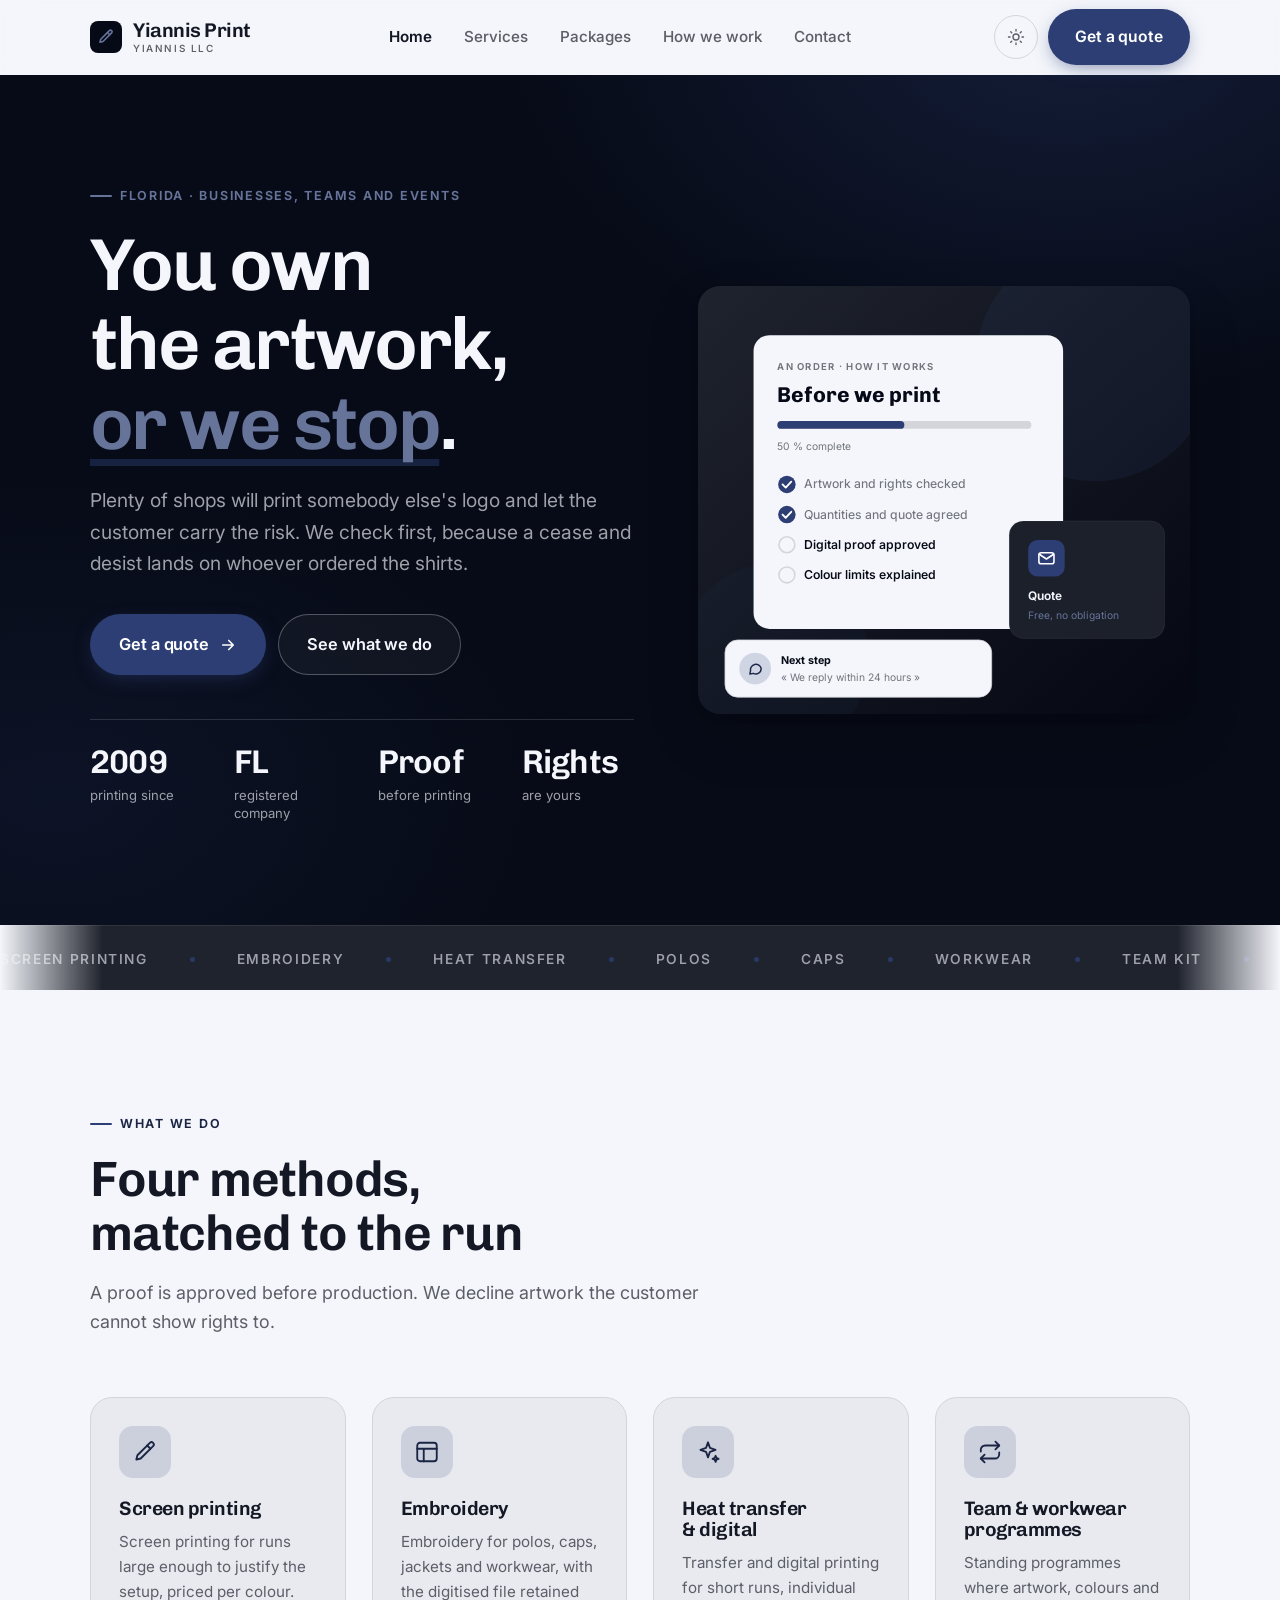
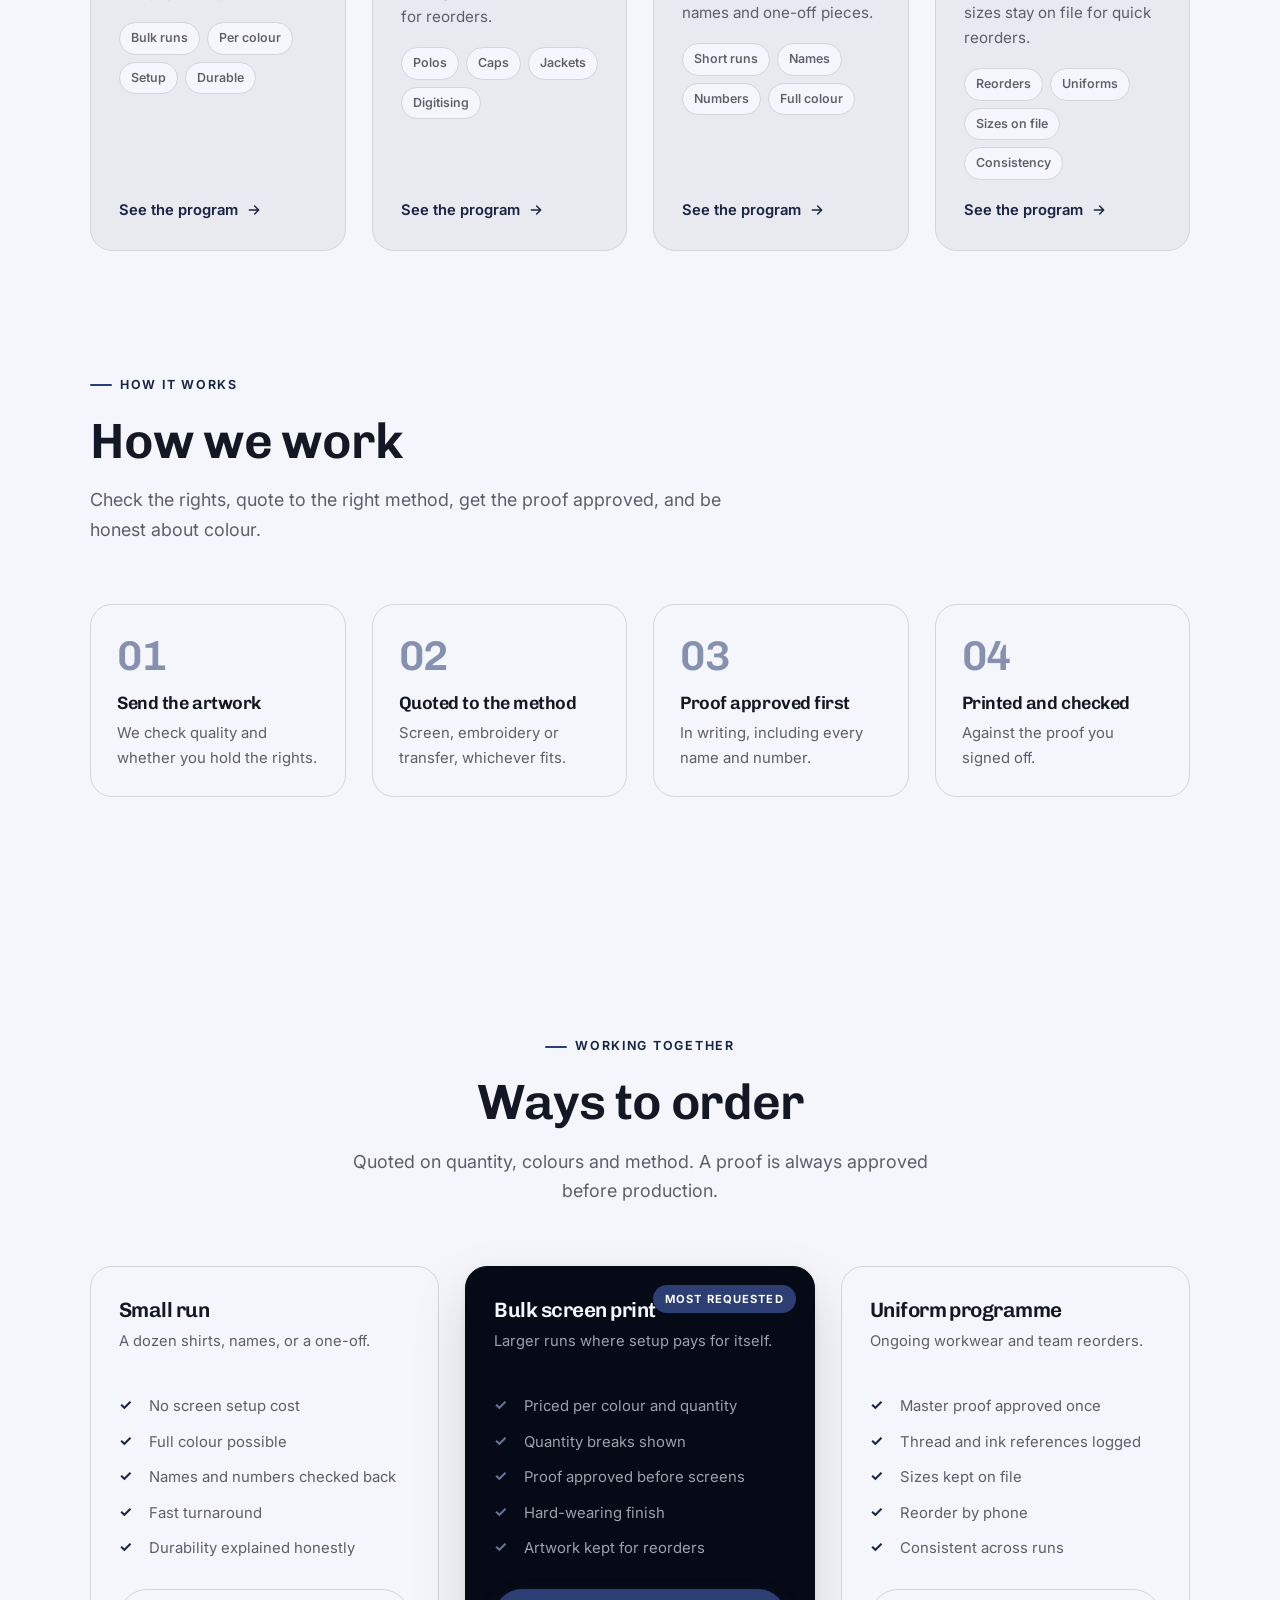
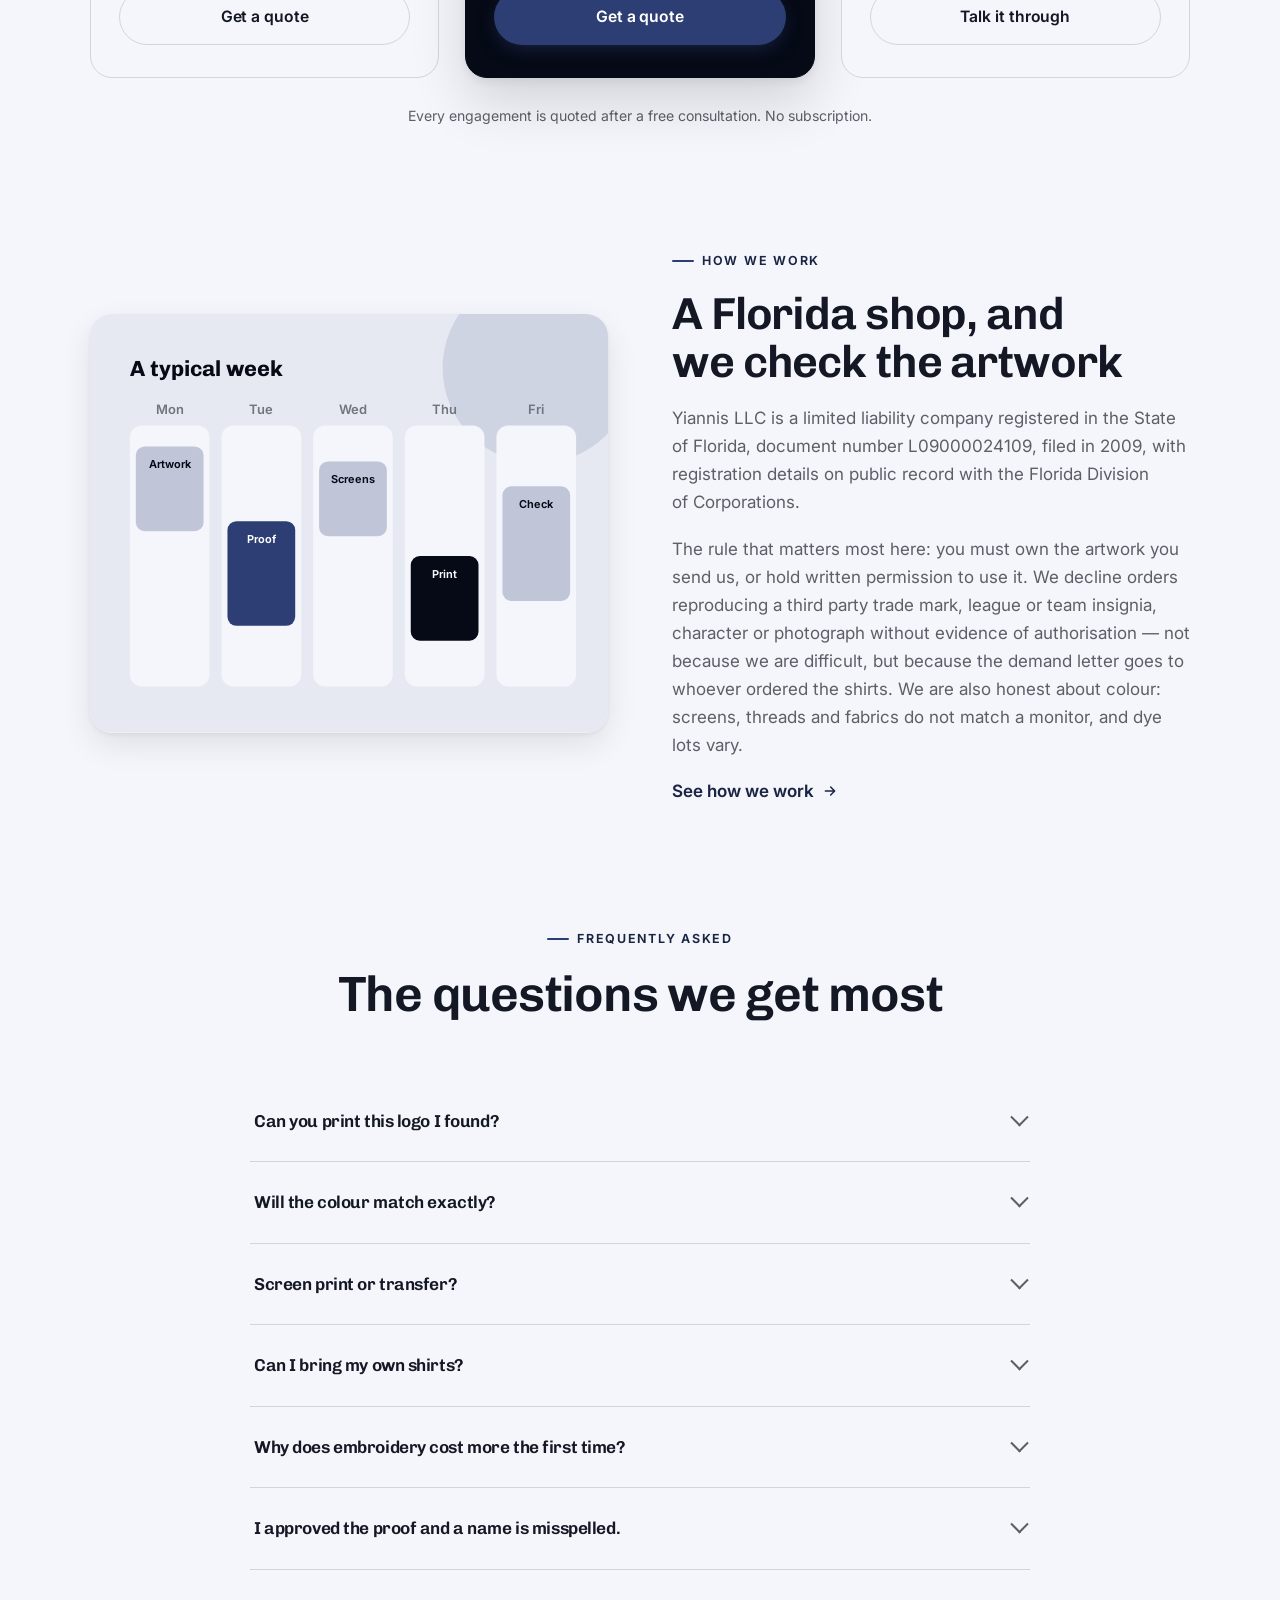
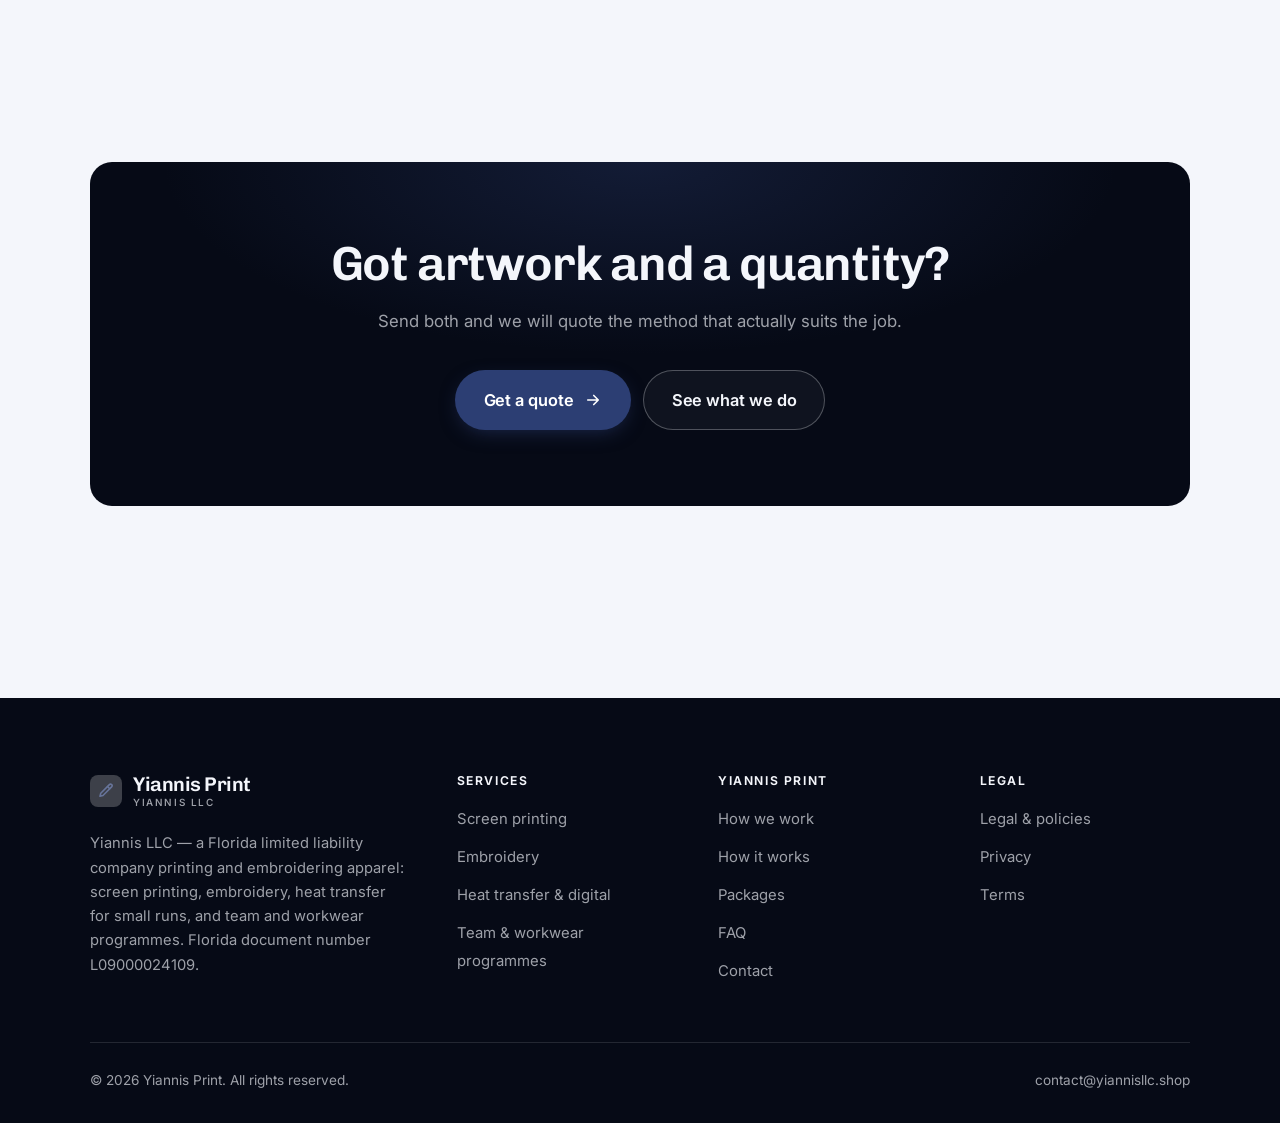
<file: index.html>
<!DOCTYPE html>
<html lang="en" class="no-js">
<head>
<meta charset="utf-8">
<meta name="viewport" content="width=device-width, initial-scale=1">
<title>Yiannis LLC — screen printing and embroidery</title>
<meta name="description" content="Yiannis LLC, a Florida apparel decorator: screen printing, embroidery, heat transfer for small runs, and team and workwear programmes, with a proof approved before production.">
<link rel="canonical" href="https://yiannisllc.shop/">

<meta property="og:type" content="website">
<meta property="og:url" content="https://yiannisllc.shop/">
<meta property="og:site_name" content="Yiannis Print">
<meta property="og:locale" content="en_US">
<meta property="og:title" content="Yiannis LLC — screen printing and embroidery">
<meta property="og:description" content="Yiannis LLC, a Florida apparel decorator: screen printing, embroidery, heat transfer for small runs, and team and workwear programmes, with a proof approved before production.">
<meta name="theme-color" content="#060a16">

<link rel="icon" href="assets/img/favicon.svg" type="image/svg+xml">
<link rel="preconnect" href="https://fonts.googleapis.com">
<link rel="preconnect" href="https://fonts.gstatic.com" crossorigin>
<link rel="stylesheet" href="https://fonts.googleapis.com/css2?family=Chivo:wght@400;600;700&family=Inter:wght@400..700&display=swap">
<link rel="stylesheet" href="assets/css/style.css">

<!-- Thème appliqué avant le premier rendu (évite le flash) -->
<script>
document.documentElement.classList.remove('no-js');
(function(){try{var t=localStorage.getItem('site-theme');if(t){document.documentElement.setAttribute('data-theme',t);}}catch(e){}})();
</script>
<script type="application/ld+json">
{
  "@context": "https://schema.org",
  "@type": "Organization",
  "name": "Yiannis Print",
  "url": "https://yiannisllc.shop/",
  "email": "contact@yiannisllc.shop",
  "description": "Yiannis LLC, a Florida apparel decorator: screen printing, embroidery, heat transfer for small runs, and team and workwear programmes, with a proof approved before production.",
  "areaServed": "US",
  "knowsLanguage": "en"
}
</script>
</head>

<body>
<a class="skip-link" href="#main">Skip to main content</a>

<header class="site-header">
  <nav class="wrap nav" aria-label="Main navigation">
    <a class="brand" href="index.html">
      <svg class="brand__mark" viewBox="0 0 64 64" aria-hidden="true">
        <rect class="bm-bg" width="64" height="64" rx="16"/>
        <g class="bm-ic" transform="translate(14 14) scale(1.5)" fill="none" stroke-width="2.1" stroke-linecap="round" stroke-linejoin="round"><path d="M16.5 3.5a2.1 2.1 0 0 1 3 3L8 18l-4 1 1-4z"/><path d="M14 6l3 3"/></g>
      </svg>
      <span>Yiannis Print<span class="brand__sub">Yiannis LLC</span></span>
    </a>

    <ul class="nav__links" id="nav-links">
      <li><a href="index.html" aria-current="page">Home</a></li>
      <li><a href="programs.html">Services</a></li>
      <li><a href="index.html#pricing">Packages</a></li>
      <li><a href="about.html">How we work</a></li>
      <li><a href="contact.html">Contact</a></li>
      <li><a class="btn btn--primary" href="contact.html">Get a quote</a></li>
    </ul>

    <div class="nav__cta">
      <button class="theme-toggle" type="button" aria-label="Switch to dark theme">
        <svg class="icon-sun" viewBox="0 0 24 24" fill="none" stroke="currentColor" stroke-width="1.8" stroke-linecap="round" aria-hidden="true"><circle cx="12" cy="12" r="4"/><path d="M12 2v2m0 16v2M2 12h2m16 0h2M4.9 4.9l1.4 1.4m11.4 11.4 1.4 1.4M19.1 4.9l-1.4 1.4M6.3 17.7l-1.4 1.4"/></svg>
        <svg class="icon-moon" viewBox="0 0 24 24" fill="none" stroke="currentColor" stroke-width="1.8" stroke-linecap="round" stroke-linejoin="round" aria-hidden="true"><path d="M21 12.8A9 9 0 1 1 11.2 3a7 7 0 0 0 9.8 9.8z"/></svg>
      </button>
      <a class="btn btn--primary" href="contact.html">Get a quote</a>
      <button class="nav__toggle" type="button" aria-expanded="false" aria-controls="nav-links" aria-label="Open menu">
        <svg class="icon-open" viewBox="0 0 24 24" fill="none" stroke="currentColor" stroke-width="2" stroke-linecap="round" aria-hidden="true"><path d="M3 6h18M3 12h18M3 18h18"/></svg>
        <svg class="icon-close" viewBox="0 0 24 24" fill="none" stroke="currentColor" stroke-width="2" stroke-linecap="round" aria-hidden="true"><path d="M6 6l12 12M18 6L6 18"/></svg>
      </button>
    </div>
  </nav>
</header>

<main id="main">

<section class="hero">
  <div class="wrap hero__inner">
    <div>
      <span class="eyebrow hero__eyebrow">Florida · Businesses, teams and events</span>
      <h1>You own the artwork,<br> <em>or we stop</em>.</h1>
      <p class="hero__lede">Plenty of shops will print somebody else's logo and let the customer carry the risk. We check first, because a cease and desist lands on whoever ordered the shirts.</p>

      <div class="hero__actions">
        <a class="btn btn--primary btn--lg" href="contact.html">Get a quote <svg viewBox="0 0 24 24" fill="none" stroke="currentColor" stroke-width="2.2" stroke-linecap="round" stroke-linejoin="round" aria-hidden="true"><path d="M5 12h14M13 6l6 6-6 6"/></svg></a>
        <a class="btn btn--on-dark btn--lg" href="programs.html">See what we do</a>
      </div>

      <ul class="hero__proof">
        <li><span class="stat__num">2009</span><span class="stat__label">printing since</span></li>
        <li><span class="stat__num">FL</span><span class="stat__label">registered company</span></li>
        <li><span class="stat__num">Proof</span><span class="stat__label">before printing</span></li>
        <li><span class="stat__num">Rights</span><span class="stat__label">are yours</span></li>
      </ul>
    </div>

    <div class="hero__art">
      <svg viewBox="0 0 620 540" role="img" aria-label="How a print order with Yiannis works, from artwork check to approved proof.">
        <defs>
          <linearGradient id="hbg" x1="0" y1="0" x2="1" y2="1">
            <stop offset="0" stop-color="#1f232d"/><stop offset="1" stop-color="#050812"/>
          </linearGradient>
        </defs>
        <rect width="620" height="540" rx="22" fill="url(#hbg)"/>
        <circle cx="500" cy="96" r="150" fill="#2c3e73" opacity=".16"/>
        <circle cx="96" cy="470" r="120" fill="#2c3e73" opacity=".08"/>

        <g style="font-family: var(--font-body)">
          <!-- Carte programme -->
          <rect x="70" y="62" width="390" height="370" rx="20" fill="#f4f6fb"/>
          <text x="100" y="106" font-size="12" font-weight="650" letter-spacing="1.6" fill="#71747d">AN ORDER · HOW IT WORKS</text>
          <text x="100" y="146" font-size="27" font-weight="700" fill="#060a16" style="font-family: var(--font-display)">Before we print</text>
          <rect x="100" y="170" width="320" height="10" rx="5" fill="#d3d5db"/>
          <rect x="100" y="170" width="160" height="10" rx="5" fill="#2c3e73"/>
          <text x="100" y="206" font-size="13" fill="#71747d">50 % complete</text>
          <circle cx="112" cy="250" r="11" fill="#2c3e73"/><path d="M106.5 250l4 4 7-7.5" fill="none" stroke="#ffffff" stroke-width="2.4" stroke-linecap="round" stroke-linejoin="round"/><text x="134" y="255" font-size="15.5" fill="#71747d" font-weight="450">Artwork and rights checked</text>
          <circle cx="112" cy="288" r="11" fill="#2c3e73"/><path d="M106.5 288l4 4 7-7.5" fill="none" stroke="#ffffff" stroke-width="2.4" stroke-linecap="round" stroke-linejoin="round"/><text x="134" y="293" font-size="15.5" fill="#71747d" font-weight="450">Quantities and quote agreed</text>
          <circle cx="112" cy="326" r="10" fill="none" stroke="#d3d5db" stroke-width="2"/><text x="134" y="331" font-size="15.5" fill="#060a16" font-weight="560">Digital proof approved</text>
          <circle cx="112" cy="364" r="10" fill="none" stroke="#d3d5db" stroke-width="2"/><text x="134" y="369" font-size="15.5" fill="#060a16" font-weight="560">Colour limits explained</text>

          <!-- Carte séance -->
          <rect x="392" y="296" width="196" height="148" rx="18" fill="#1c202b" stroke="#ffffff" stroke-opacity=".08"/>
          <rect x="416" y="320" width="46" height="46" rx="12" fill="#2c3e73"/>
          <g transform="translate(427 331)" fill="none" stroke="#ffffff" color="#ffffff" stroke-width="2" stroke-linecap="round" stroke-linejoin="round"><rect x="2.5" y="5" width="19" height="14" rx="3"/><path d="M3 7l9 6 9-6"/></g>
          <text x="416" y="396" font-size="15" font-weight="650" fill="#f4f6fb">Quote</text>
          <text x="416" y="420" font-size="13" fill="#67749a">Free, no obligation</text>

          <!-- Retour du coach -->
          <rect x="34" y="446" width="336" height="72" rx="16" fill="#f4f6fb" stroke="#d3d5db"/>
          <circle cx="72" cy="482" r="20" fill="#d0d5e3"/>
          <g transform="translate(62 472) scale(.84)" fill="none" stroke="#1d284b" stroke-width="2.2" stroke-linecap="round" stroke-linejoin="round"><path d="M21 12a8 8 0 0 1-11.6 7.1L4 20l1-4.6A8 8 0 1 1 21 12z"/></g>
          <text x="104" y="476" font-size="13.5" font-weight="700" fill="#060a16">Next step</text>
          <text x="104" y="498" font-size="13" fill="#71747d">« We reply within 24 hours »</text>
        </g>
      </svg>
    </div>
  </div>
</section>

<div class="marquee" aria-hidden="true">
  <div class="marquee__track"><span>Screen printing</span><span>Embroidery</span><span>Heat transfer</span><span>Polos</span><span>Caps</span><span>Workwear</span><span>Team kit</span><span>Event shirts</span><span>Proofs approved</span><span>Reorders on file</span><span>Screen printing</span><span>Embroidery</span><span>Heat transfer</span><span>Polos</span><span>Caps</span><span>Workwear</span><span>Team kit</span><span>Event shirts</span><span>Proofs approved</span><span>Reorders on file</span></div>
</div>

<section class="section wrap" id="programs">
  <div class="section-head reveal">
    <span class="eyebrow">What we do</span>
    <h2>Four methods, matched to the run</h2>
    <p>A proof is approved before production. We decline artwork the customer cannot show rights to.</p>
  </div>
  <div class="grid grid--4 reveal-group">
    <a class="card" href="programs.html#screen">
      <div class="card__icon"><svg viewBox="0 0 24 24" fill="none" stroke="currentColor" stroke-width="1.7" stroke-linecap="round" stroke-linejoin="round" aria-hidden="true"><path d="M16.5 3.5a2.1 2.1 0 0 1 3 3L8 18l-4 1 1-4z"/><path d="M14 6l3 3"/></svg></div>
      <h3>Screen printing</h3>
      <p>Screen printing for runs large enough to justify the setup, priced per colour.</p>
      <ul class="tags"><li>Bulk runs</li><li>Per colour</li><li>Setup</li><li>Durable</li></ul>
      <span class="arrow-link">See the program <svg viewBox="0 0 24 24" fill="none" stroke="currentColor" stroke-width="2.2" stroke-linecap="round" stroke-linejoin="round" aria-hidden="true"><path d="M5 12h14M13 6l6 6-6 6"/></svg></span>
    </a>
    <a class="card" href="programs.html#embroidery">
      <div class="card__icon"><svg viewBox="0 0 24 24" fill="none" stroke="currentColor" stroke-width="1.7" stroke-linecap="round" stroke-linejoin="round" aria-hidden="true"><rect x="3" y="3.5" width="18" height="17" rx="2.5"/><path d="M3 9h18M9 9v11.5"/></svg></div>
      <h3>Embroidery</h3>
      <p>Embroidery for polos, caps, jackets and workwear, with the digitised file retained for reorders.</p>
      <ul class="tags"><li>Polos</li><li>Caps</li><li>Jackets</li><li>Digitising</li></ul>
      <span class="arrow-link">See the program <svg viewBox="0 0 24 24" fill="none" stroke="currentColor" stroke-width="2.2" stroke-linecap="round" stroke-linejoin="round" aria-hidden="true"><path d="M5 12h14M13 6l6 6-6 6"/></svg></span>
    </a>
    <a class="card" href="programs.html#transfer">
      <div class="card__icon"><svg viewBox="0 0 24 24" fill="none" stroke="currentColor" stroke-width="1.7" stroke-linecap="round" stroke-linejoin="round" aria-hidden="true"><path d="M12 3l1.8 5.2L19 10l-5.2 1.8L12 17l-1.8-5.2L5 10l5.2-1.8zM19 15.5l.8 2 2 .8-2 .8-.8 2-.8-2-2-.8 2-.8z"/></svg></div>
      <h3>Heat transfer &amp; digital</h3>
      <p>Transfer and digital printing for short runs, individual names and one-off pieces.</p>
      <ul class="tags"><li>Short runs</li><li>Names</li><li>Numbers</li><li>Full colour</li></ul>
      <span class="arrow-link">See the program <svg viewBox="0 0 24 24" fill="none" stroke="currentColor" stroke-width="2.2" stroke-linecap="round" stroke-linejoin="round" aria-hidden="true"><path d="M5 12h14M13 6l6 6-6 6"/></svg></span>
    </a>
    <a class="card" href="programs.html#programmes">
      <div class="card__icon"><svg viewBox="0 0 24 24" fill="none" stroke="currentColor" stroke-width="1.7" stroke-linecap="round" stroke-linejoin="round" aria-hidden="true"><path d="M17 2.5l3.5 3.5L17 9.5"/><path d="M3.5 11.5V10A4 4 0 0 1 7.5 6h13M7 21.5 3.5 18 7 14.5"/><path d="M20.5 12.5V14a4 4 0 0 1-4 4h-13"/></svg></div>
      <h3>Team &amp; workwear programmes</h3>
      <p>Standing programmes where artwork, colours and sizes stay on file for quick reorders.</p>
      <ul class="tags"><li>Reorders</li><li>Uniforms</li><li>Sizes on file</li><li>Consistency</li></ul>
      <span class="arrow-link">See the program <svg viewBox="0 0 24 24" fill="none" stroke="currentColor" stroke-width="2.2" stroke-linecap="round" stroke-linejoin="round" aria-hidden="true"><path d="M5 12h14M13 6l6 6-6 6"/></svg></span>
    </a>
  </div>
</section>

<section class="section section--flush wrap" id="how-it-works">
  <div class="section-head reveal">
    <span class="eyebrow">How it works</span>
    <h2>How we work</h2>
    <p>Check the rights, quote to the right method, get the proof approved, and be honest about colour.</p>
  </div>
  <div class="grid grid--4 steps reveal-group">
    <article class="step">
      <h3>Send the artwork</h3>
      <p>We check quality and whether you hold the rights.</p>
    </article>
    <article class="step">
      <h3>Quoted to the method</h3>
      <p>Screen, embroidery or transfer, whichever fits.</p>
    </article>
    <article class="step">
      <h3>Proof approved first</h3>
      <p>In writing, including every name and number.</p>
    </article>
    <article class="step">
      <h3>Printed and checked</h3>
      <p>Against the proof you signed off.</p>
    </article>
  </div>
</section>

<section class="section wrap" id="pricing">
  <div class="section-head section-head--center reveal">
    <span class="eyebrow">Working together</span>
    <h2>Ways to order</h2>
    <p>Quoted on quantity, colours and method. A proof is always approved before production.</p>
  </div>
  <div class="grid grid--3 plans reveal-group">
    <article class="plan">
      
      <h3>Small run</h3>
      <p class="plan__desc">A dozen shirts, names, or a one-off.</p>
      
      <ul class="plan__features">
        <li>No screen setup cost</li>
        <li>Full colour possible</li>
        <li>Names and numbers checked back</li>
        <li>Fast turnaround</li>
        <li>Durability explained honestly</li>
      </ul>
      <a class="btn btn--ghost btn--block" href="contact.html">Get a quote</a>
    </article>
    <article class="plan plan--featured">
      <span class="plan__tag">Most requested</span>
      <h3>Bulk screen print</h3>
      <p class="plan__desc">Larger runs where setup pays for itself.</p>
      
      <ul class="plan__features">
        <li>Priced per colour and quantity</li>
        <li>Quantity breaks shown</li>
        <li>Proof approved before screens</li>
        <li>Hard-wearing finish</li>
        <li>Artwork kept for reorders</li>
      </ul>
      <a class="btn btn--primary btn--block" href="contact.html">Get a quote</a>
    </article>
    <article class="plan">
      
      <h3>Uniform programme</h3>
      <p class="plan__desc">Ongoing workwear and team reorders.</p>
      
      <ul class="plan__features">
        <li>Master proof approved once</li>
        <li>Thread and ink references logged</li>
        <li>Sizes kept on file</li>
        <li>Reorder by phone</li>
        <li>Consistent across runs</li>
      </ul>
      <a class="btn btn--ghost btn--block" href="contact.html">Talk it through</a>
    </article>
  </div>
  <p class="plans-note">Every engagement is quoted after a free consultation. No subscription.</p>
</section>

<section class="section section--flush wrap">
  <div class="split reveal">
    <div class="split__art">
      <svg viewBox="0 0 520 420" role="img" aria-label="Example of a typical week: Artwork, Proof, Screens, Print, Check.">
        <rect width="520" height="420" rx="20" fill="#e6e9f1"/>
        <circle cx="450" cy="54" r="96" fill="#2c3e73" opacity=".12"/>
        <g style="font-family: var(--font-body)">
        <text x="40" y="62" font-size="22" font-weight="700" fill="#060a16" style="font-family: var(--font-display)">A typical week</text>
        <text x="80" y="100" text-anchor="middle" font-size="13" font-weight="600" fill="#71747d">Mon</text>
        <rect x="40" y="112" width="80" height="262" rx="12" fill="#f4f6fb"/>
        <rect x="46" y="133" width="68" height="85" rx="9" fill="#c0c6d8"/>
        <text x="80" y="155" text-anchor="middle" font-size="11" font-weight="650" fill="#060a16">Artwork</text>
        <text x="172" y="100" text-anchor="middle" font-size="13" font-weight="600" fill="#71747d">Tue</text>
        <rect x="132" y="112" width="80" height="262" rx="12" fill="#f4f6fb"/>
        <rect x="138" y="208" width="68" height="105" rx="9" fill="#2c3e73"/>
        <text x="172" y="230" text-anchor="middle" font-size="11" font-weight="650" fill="#ffffff">Proof</text>
        <text x="264" y="100" text-anchor="middle" font-size="13" font-weight="600" fill="#71747d">Wed</text>
        <rect x="224" y="112" width="80" height="262" rx="12" fill="#f4f6fb"/>
        <rect x="230" y="148" width="68" height="75" rx="9" fill="#c0c6d8"/>
        <text x="264" y="170" text-anchor="middle" font-size="11" font-weight="650" fill="#060a16">Screens</text>
        <text x="356" y="100" text-anchor="middle" font-size="13" font-weight="600" fill="#71747d">Thu</text>
        <rect x="316" y="112" width="80" height="262" rx="12" fill="#f4f6fb"/>
        <rect x="322" y="243" width="68" height="85" rx="9" fill="#060a16"/>
        <text x="356" y="265" text-anchor="middle" font-size="11" font-weight="650" fill="#f4f6fb">Print</text>
        <text x="448" y="100" text-anchor="middle" font-size="13" font-weight="600" fill="#71747d">Fri</text>
        <rect x="408" y="112" width="80" height="262" rx="12" fill="#f4f6fb"/>
        <rect x="414" y="173" width="68" height="115" rx="9" fill="#c0c6d8"/>
        <text x="448" y="195" text-anchor="middle" font-size="11" font-weight="650" fill="#060a16">Check</text>
        </g>
      </svg>
    </div>
    <div>
      <span class="eyebrow">How we work</span>
      <h2>A Florida shop, and we check the artwork</h2>
      <p>Yiannis LLC is a limited liability company registered in the State of Florida, document number L09000024109, filed in 2009, with registration details on public record with the Florida Division of Corporations.</p>
      <p>The rule that matters most here: you must own the artwork you send us, or hold written permission to use it. We decline orders reproducing a third party trade mark, league or team insignia, character or photograph without evidence of authorisation — not because we are difficult, but because the demand letter goes to whoever ordered the shirts. We are also honest about colour: screens, threads and fabrics do not match a monitor, and dye lots vary.</p>
      <p><a class="arrow-link" href="about.html">See how we work <svg viewBox="0 0 24 24" fill="none" stroke="currentColor" stroke-width="2.2" stroke-linecap="round" stroke-linejoin="round" aria-hidden="true"><path d="M5 12h14M13 6l6 6-6 6"/></svg></a></p>
    </div>
  </div>
</section>

<section class="section section--flush wrap" id="faq">
  <div class="section-head section-head--center reveal">
    <span class="eyebrow">Frequently asked</span>
    <h2>The questions we get most</h2>
  </div>
  <div class="faq reveal">
    <details>
      <summary>Can you print this logo I found?</summary>
      <p>Only if you own it or hold written permission. We will ask, and we will decline otherwise — reproducing someone else's mark exposes you, not just us.</p>
    </details>
    <details>
      <summary>Will the colour match exactly?</summary>
      <p>Close, not exact. Ink and thread look different from a screen, vary between fabrics and shift between dye lots. If an exact match matters, tell us up front and we will show you a sample first.</p>
    </details>
    <details>
      <summary>Screen print or transfer?</summary>
      <p>Depends on quantity and colours. Screen printing wins on larger runs and durability; transfer wins on a dozen shirts or full-colour artwork. We will tell you which your order actually suits.</p>
    </details>
    <details>
      <summary>Can I bring my own shirts?</summary>
      <p>Yes, at your risk. If a piece spoils in production we cannot replace a garment we did not supply, so bring a spare or two.</p>
    </details>
    <details>
      <summary>Why does embroidery cost more the first time?</summary>
      <p>Artwork has to be digitised into a stitch file. That is a one-off, and we keep the file so reorders are cheaper.</p>
    </details>
    <details>
      <summary>I approved the proof and a name is misspelled.</summary>
      <p>Then it prints as approved, which is why we ask you to check every name and number carefully. We will always flag anything that looks wrong, but the approved proof governs.</p>
    </details>
  </div>
</section>

<section class="wrap section--tight">
  <div class="cta-band reveal">
    <h2>Got artwork and a quantity?</h2>
    <p>Send both and we will quote the method that actually suits the job.</p>
    <div class="hero__actions">
      <a class="btn btn--primary btn--lg" href="contact.html">Get a quote <svg viewBox="0 0 24 24" fill="none" stroke="currentColor" stroke-width="2.2" stroke-linecap="round" stroke-linejoin="round" aria-hidden="true"><path d="M5 12h14M13 6l6 6-6 6"/></svg></a>
      <a class="btn btn--on-dark btn--lg" href="programs.html">See what we do</a>
    </div>
  </div>
</section>

</main>

<footer class="site-footer">
  <div class="wrap">
    <div class="footer__grid">
      <div class="footer__brand">
        <a class="brand" href="index.html">
          <svg class="brand__mark" viewBox="0 0 64 64" aria-hidden="true">
        <rect class="bm-bg" width="64" height="64" rx="16"/>
        <g class="bm-ic" transform="translate(14 14) scale(1.5)" fill="none" stroke-width="2.1" stroke-linecap="round" stroke-linejoin="round"><path d="M16.5 3.5a2.1 2.1 0 0 1 3 3L8 18l-4 1 1-4z"/><path d="M14 6l3 3"/></g>
      </svg>
          <span>Yiannis Print<span class="brand__sub">Yiannis LLC</span></span>
        </a>
        <p>Yiannis LLC — a Florida limited liability company printing and embroidering apparel: screen printing, embroidery, heat transfer for small runs, and team and workwear programmes. Florida document number L09000024109.</p>
      </div>

      <div class="footer__col">
        <h4>Services</h4>
        <ul>
          <li><a href="programs.html#screen">Screen printing</a></li>
          <li><a href="programs.html#embroidery">Embroidery</a></li>
          <li><a href="programs.html#transfer">Heat transfer &amp; digital</a></li>
          <li><a href="programs.html#programmes">Team &amp; workwear programmes</a></li>
        </ul>
      </div>

      <div class="footer__col">
        <h4>Yiannis Print</h4>
        <ul>
          <li><a href="about.html">How we work</a></li>
          <li><a href="index.html#how-it-works">How it works</a></li>
          <li><a href="index.html#pricing">Packages</a></li>
          <li><a href="index.html#faq">FAQ</a></li>
          <li><a href="contact.html">Contact</a></li>
        </ul>
      </div>

      <div class="footer__col">
        <h4>Legal</h4>
        <ul>
          <li><a href="legal.html">Legal &amp; policies</a></li>
          <li><a href="legal.html#privacy">Privacy</a></li>
          <li><a href="legal.html#terms">Terms</a></li>
        </ul>
      </div>
    </div>

    <div class="footer__bottom">
      <p>© <span data-year>2026</span> Yiannis Print. All rights reserved.</p>
      <p><a href="mailto:contact@yiannisllc.shop">contact@yiannisllc.shop</a></p>
    </div>
  </div>
</footer>

<script src="assets/js/main.js" defer></script>
</body>
</html>
</file>
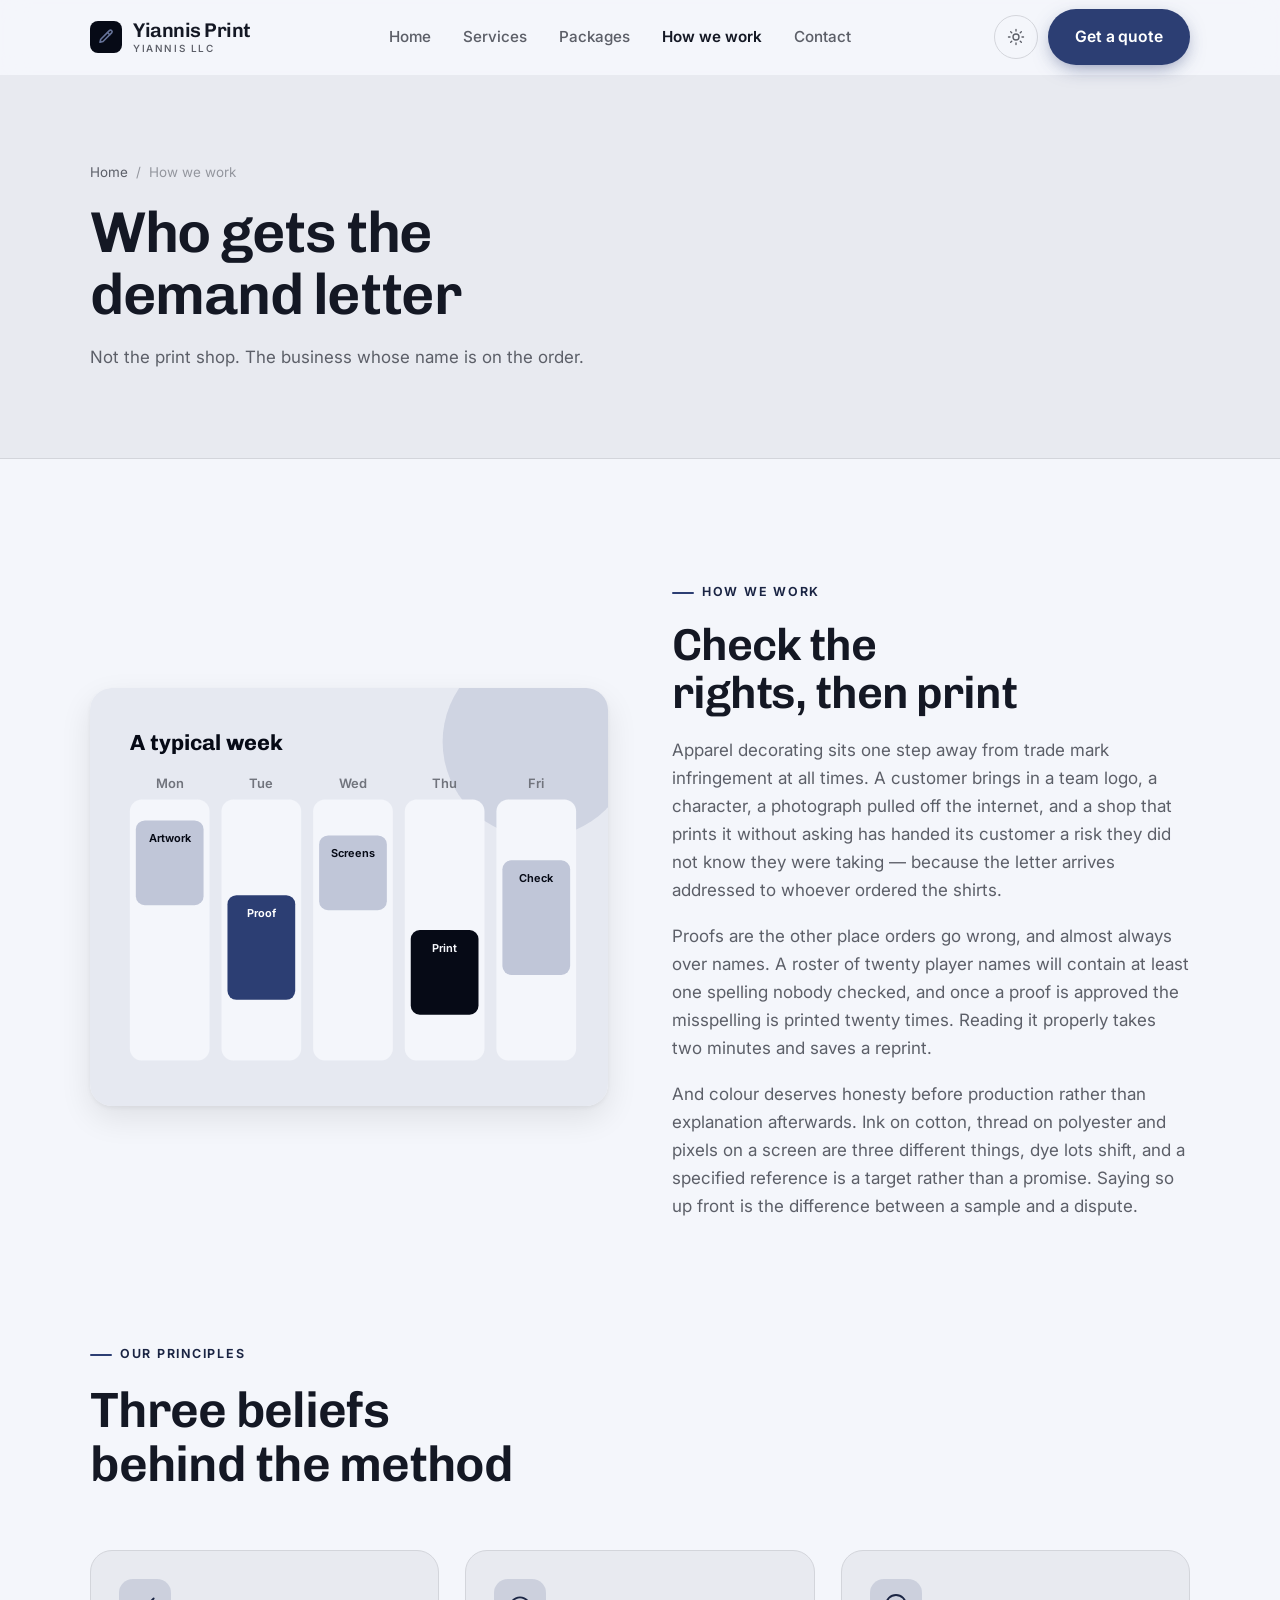
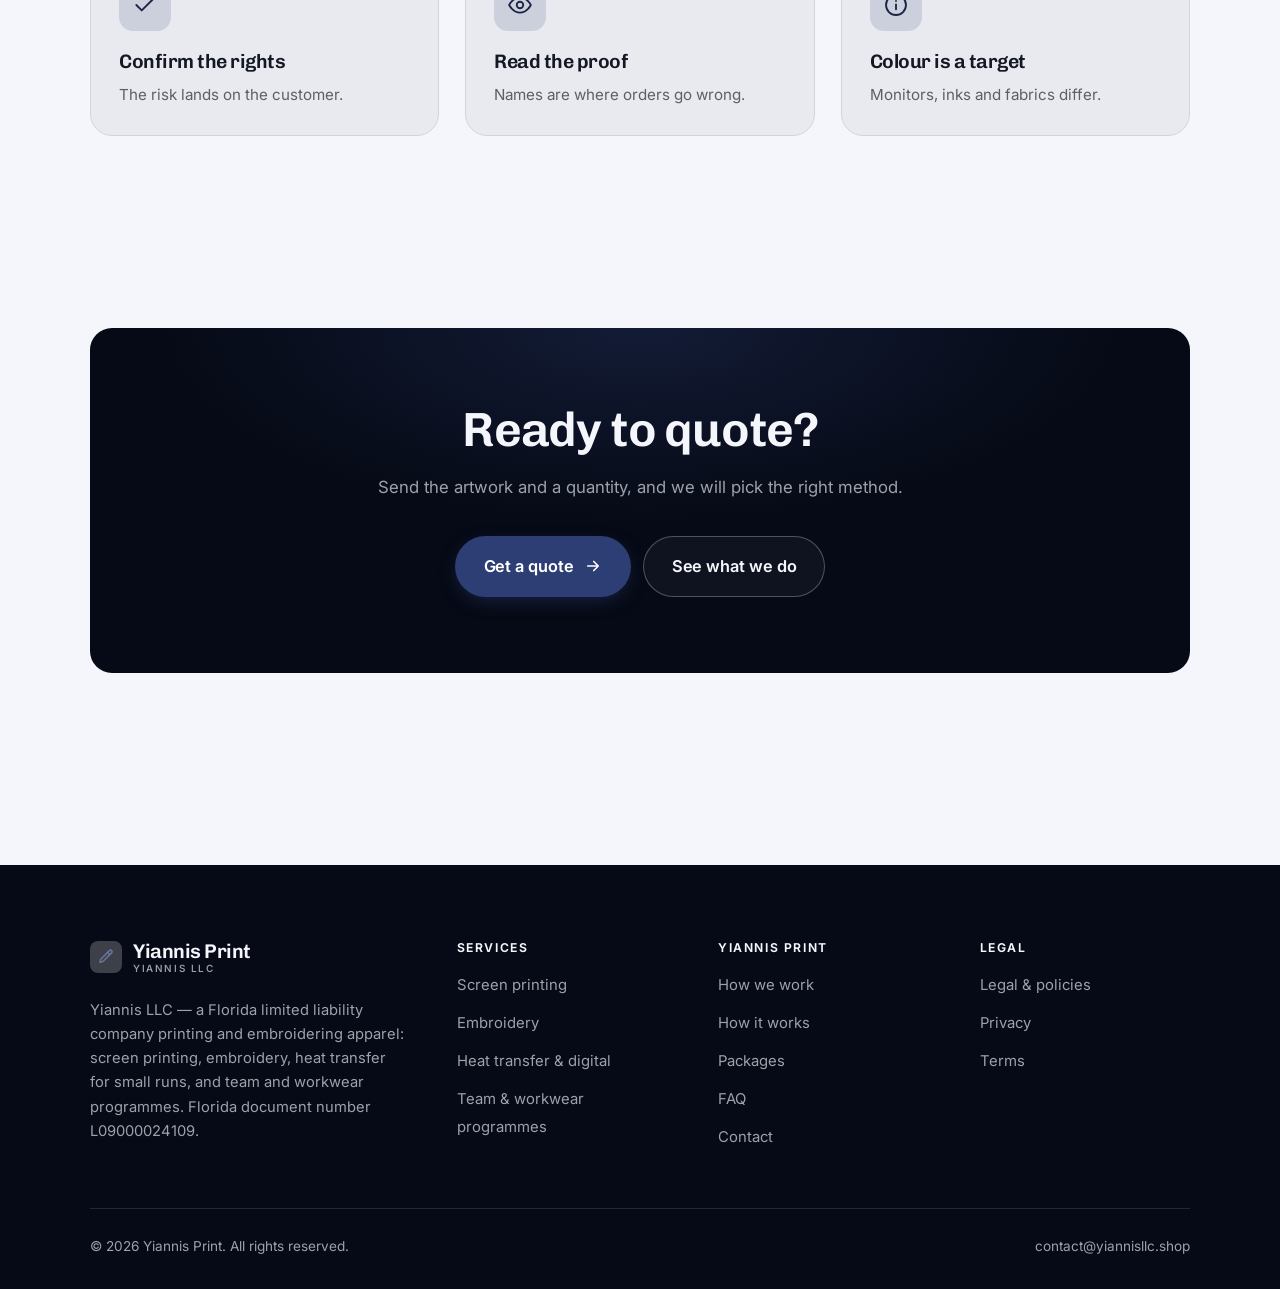
<file: about.html>
<!DOCTYPE html>
<html lang="en" class="no-js">
<head>
<meta charset="utf-8">
<meta name="viewport" content="width=device-width, initial-scale=1">
<title>How we work — Yiannis Print</title>
<meta name="description" content="About Yiannis LLC, a Florida screen printing and embroidery shop, document number L09000024109.">
<link rel="canonical" href="https://yiannisllc.shop/about.html">

<meta property="og:type" content="website">
<meta property="og:url" content="https://yiannisllc.shop/about.html">
<meta property="og:site_name" content="Yiannis Print">
<meta property="og:locale" content="en_US">
<meta property="og:title" content="How we work — Yiannis Print">
<meta property="og:description" content="About Yiannis LLC, a Florida screen printing and embroidery shop, document number L09000024109.">
<meta name="theme-color" content="#060a16">

<link rel="icon" href="assets/img/favicon.svg" type="image/svg+xml">
<link rel="preconnect" href="https://fonts.googleapis.com">
<link rel="preconnect" href="https://fonts.gstatic.com" crossorigin>
<link rel="stylesheet" href="https://fonts.googleapis.com/css2?family=Chivo:wght@400;600;700&family=Inter:wght@400..700&display=swap">
<link rel="stylesheet" href="assets/css/style.css">

<!-- Thème appliqué avant le premier rendu (évite le flash) -->
<script>
document.documentElement.classList.remove('no-js');
(function(){try{var t=localStorage.getItem('site-theme');if(t){document.documentElement.setAttribute('data-theme',t);}}catch(e){}})();
</script>
</head>

<body>
<a class="skip-link" href="#main">Skip to main content</a>

<header class="site-header">
  <nav class="wrap nav" aria-label="Main navigation">
    <a class="brand" href="index.html">
      <svg class="brand__mark" viewBox="0 0 64 64" aria-hidden="true">
        <rect class="bm-bg" width="64" height="64" rx="16"/>
        <g class="bm-ic" transform="translate(14 14) scale(1.5)" fill="none" stroke-width="2.1" stroke-linecap="round" stroke-linejoin="round"><path d="M16.5 3.5a2.1 2.1 0 0 1 3 3L8 18l-4 1 1-4z"/><path d="M14 6l3 3"/></g>
      </svg>
      <span>Yiannis Print<span class="brand__sub">Yiannis LLC</span></span>
    </a>

    <ul class="nav__links" id="nav-links">
      <li><a href="index.html">Home</a></li>
      <li><a href="programs.html">Services</a></li>
      <li><a href="index.html#pricing">Packages</a></li>
      <li><a href="about.html" aria-current="page">How we work</a></li>
      <li><a href="contact.html">Contact</a></li>
      <li><a class="btn btn--primary" href="contact.html">Get a quote</a></li>
    </ul>

    <div class="nav__cta">
      <button class="theme-toggle" type="button" aria-label="Switch to dark theme">
        <svg class="icon-sun" viewBox="0 0 24 24" fill="none" stroke="currentColor" stroke-width="1.8" stroke-linecap="round" aria-hidden="true"><circle cx="12" cy="12" r="4"/><path d="M12 2v2m0 16v2M2 12h2m16 0h2M4.9 4.9l1.4 1.4m11.4 11.4 1.4 1.4M19.1 4.9l-1.4 1.4M6.3 17.7l-1.4 1.4"/></svg>
        <svg class="icon-moon" viewBox="0 0 24 24" fill="none" stroke="currentColor" stroke-width="1.8" stroke-linecap="round" stroke-linejoin="round" aria-hidden="true"><path d="M21 12.8A9 9 0 1 1 11.2 3a7 7 0 0 0 9.8 9.8z"/></svg>
      </button>
      <a class="btn btn--primary" href="contact.html">Get a quote</a>
      <button class="nav__toggle" type="button" aria-expanded="false" aria-controls="nav-links" aria-label="Open menu">
        <svg class="icon-open" viewBox="0 0 24 24" fill="none" stroke="currentColor" stroke-width="2" stroke-linecap="round" aria-hidden="true"><path d="M3 6h18M3 12h18M3 18h18"/></svg>
        <svg class="icon-close" viewBox="0 0 24 24" fill="none" stroke="currentColor" stroke-width="2" stroke-linecap="round" aria-hidden="true"><path d="M6 6l12 12M18 6L6 18"/></svg>
      </button>
    </div>
  </nav>
</header>

<main id="main">

<section class="page-head">
  <div class="wrap">
    <nav class="breadcrumb" aria-label="Breadcrumb">
      <a href="index.html">Home</a><span>/</span><span aria-current="page">How we work</span>
    </nav>
    <h1>Who gets the demand letter</h1>
    <p>Not the print shop. The business whose name is on the order.</p>
  </div>
</section>

<section class="section wrap">
  <div class="split reveal">
    <div class="split__art">
      <svg viewBox="0 0 520 420" role="img" aria-label="Example of a typical week: Artwork, Proof, Screens, Print, Check.">
        <rect width="520" height="420" rx="20" fill="#e6e9f1"/>
        <circle cx="450" cy="54" r="96" fill="#2c3e73" opacity=".12"/>
        <g style="font-family: var(--font-body)">
        <text x="40" y="62" font-size="22" font-weight="700" fill="#060a16" style="font-family: var(--font-display)">A typical week</text>
        <text x="80" y="100" text-anchor="middle" font-size="13" font-weight="600" fill="#71747d">Mon</text>
        <rect x="40" y="112" width="80" height="262" rx="12" fill="#f4f6fb"/>
        <rect x="46" y="133" width="68" height="85" rx="9" fill="#c0c6d8"/>
        <text x="80" y="155" text-anchor="middle" font-size="11" font-weight="650" fill="#060a16">Artwork</text>
        <text x="172" y="100" text-anchor="middle" font-size="13" font-weight="600" fill="#71747d">Tue</text>
        <rect x="132" y="112" width="80" height="262" rx="12" fill="#f4f6fb"/>
        <rect x="138" y="208" width="68" height="105" rx="9" fill="#2c3e73"/>
        <text x="172" y="230" text-anchor="middle" font-size="11" font-weight="650" fill="#ffffff">Proof</text>
        <text x="264" y="100" text-anchor="middle" font-size="13" font-weight="600" fill="#71747d">Wed</text>
        <rect x="224" y="112" width="80" height="262" rx="12" fill="#f4f6fb"/>
        <rect x="230" y="148" width="68" height="75" rx="9" fill="#c0c6d8"/>
        <text x="264" y="170" text-anchor="middle" font-size="11" font-weight="650" fill="#060a16">Screens</text>
        <text x="356" y="100" text-anchor="middle" font-size="13" font-weight="600" fill="#71747d">Thu</text>
        <rect x="316" y="112" width="80" height="262" rx="12" fill="#f4f6fb"/>
        <rect x="322" y="243" width="68" height="85" rx="9" fill="#060a16"/>
        <text x="356" y="265" text-anchor="middle" font-size="11" font-weight="650" fill="#f4f6fb">Print</text>
        <text x="448" y="100" text-anchor="middle" font-size="13" font-weight="600" fill="#71747d">Fri</text>
        <rect x="408" y="112" width="80" height="262" rx="12" fill="#f4f6fb"/>
        <rect x="414" y="173" width="68" height="115" rx="9" fill="#c0c6d8"/>
        <text x="448" y="195" text-anchor="middle" font-size="11" font-weight="650" fill="#060a16">Check</text>
        </g>
      </svg>
    </div>
    <div>
      <span class="eyebrow">How we work</span>
      <h2>Check the rights, then print</h2>
      <p>Apparel decorating sits one step away from trade mark infringement at all times. A customer brings in a team logo, a character, a photograph pulled off the internet, and a shop that prints it without asking has handed its customer a risk they did not know they were taking — because the letter arrives addressed to whoever ordered the shirts.</p>
      <p>Proofs are the other place orders go wrong, and almost always over names. A roster of twenty player names will contain at least one spelling nobody checked, and once a proof is approved the misspelling is printed twenty times. Reading it properly takes two minutes and saves a reprint.</p>
      <p>And colour deserves honesty before production rather than explanation afterwards. Ink on cotton, thread on polyester and pixels on a screen are three different things, dye lots shift, and a specified reference is a target rather than a promise. Saying so up front is the difference between a sample and a dispute.</p>
      <!--
        TO DO: add a short introduction of the coach (name, real background),
        with a photo if possible. Do not invent credentials — see README.md.
      -->
    </div>
  </div>
</section>

<section class="section section--flush wrap">
  <div class="section-head reveal">
    <span class="eyebrow">Our principles</span>
    <h2>Three beliefs behind the method</h2>
  </div>
  <div class="grid grid--3 reveal-group">
    <article class="card">
      <div class="card__icon"><svg viewBox="0 0 24 24" fill="none" stroke="currentColor" stroke-width="1.7" stroke-linecap="round" stroke-linejoin="round" aria-hidden="true"><path d="M20 6 9 17l-5-5"/></svg></div>
      <h3>Confirm the rights</h3>
      <p>The risk lands on the customer.</p>
    </article>
    <article class="card">
      <div class="card__icon"><svg viewBox="0 0 24 24" fill="none" stroke="currentColor" stroke-width="1.7" stroke-linecap="round" stroke-linejoin="round" aria-hidden="true"><path d="M2 12s3.6-7 10-7 10 7 10 7-3.6 7-10 7S2 12 2 12z"/><circle cx="12" cy="12" r="3"/></svg></div>
      <h3>Read the proof</h3>
      <p>Names are where orders go wrong.</p>
    </article>
    <article class="card">
      <div class="card__icon"><svg viewBox="0 0 24 24" fill="none" stroke="currentColor" stroke-width="1.7" stroke-linecap="round" stroke-linejoin="round" aria-hidden="true"><circle cx="12" cy="12" r="9.2"/><path d="M12 16v-4.5M12 8.2v.1"/></svg></div>
      <h3>Colour is a target</h3>
      <p>Monitors, inks and fabrics differ.</p>
    </article>
  </div>
</section>

<section class="wrap section--tight">
  <div class="cta-band reveal">
    <h2>Ready to quote?</h2>
    <p>Send the artwork and a quantity, and we will pick the right method.</p>
    <div class="hero__actions">
      <a class="btn btn--primary btn--lg" href="contact.html">Get a quote <svg viewBox="0 0 24 24" fill="none" stroke="currentColor" stroke-width="2.2" stroke-linecap="round" stroke-linejoin="round" aria-hidden="true"><path d="M5 12h14M13 6l6 6-6 6"/></svg></a>
      <a class="btn btn--on-dark btn--lg" href="programs.html">See what we do</a>
    </div>
  </div>
</section>

</main>

<footer class="site-footer">
  <div class="wrap">
    <div class="footer__grid">
      <div class="footer__brand">
        <a class="brand" href="index.html">
          <svg class="brand__mark" viewBox="0 0 64 64" aria-hidden="true">
        <rect class="bm-bg" width="64" height="64" rx="16"/>
        <g class="bm-ic" transform="translate(14 14) scale(1.5)" fill="none" stroke-width="2.1" stroke-linecap="round" stroke-linejoin="round"><path d="M16.5 3.5a2.1 2.1 0 0 1 3 3L8 18l-4 1 1-4z"/><path d="M14 6l3 3"/></g>
      </svg>
          <span>Yiannis Print<span class="brand__sub">Yiannis LLC</span></span>
        </a>
        <p>Yiannis LLC — a Florida limited liability company printing and embroidering apparel: screen printing, embroidery, heat transfer for small runs, and team and workwear programmes. Florida document number L09000024109.</p>
      </div>

      <div class="footer__col">
        <h4>Services</h4>
        <ul>
          <li><a href="programs.html#screen">Screen printing</a></li>
          <li><a href="programs.html#embroidery">Embroidery</a></li>
          <li><a href="programs.html#transfer">Heat transfer &amp; digital</a></li>
          <li><a href="programs.html#programmes">Team &amp; workwear programmes</a></li>
        </ul>
      </div>

      <div class="footer__col">
        <h4>Yiannis Print</h4>
        <ul>
          <li><a href="about.html">How we work</a></li>
          <li><a href="index.html#how-it-works">How it works</a></li>
          <li><a href="index.html#pricing">Packages</a></li>
          <li><a href="index.html#faq">FAQ</a></li>
          <li><a href="contact.html">Contact</a></li>
        </ul>
      </div>

      <div class="footer__col">
        <h4>Legal</h4>
        <ul>
          <li><a href="legal.html">Legal &amp; policies</a></li>
          <li><a href="legal.html#privacy">Privacy</a></li>
          <li><a href="legal.html#terms">Terms</a></li>
        </ul>
      </div>
    </div>

    <div class="footer__bottom">
      <p>© <span data-year>2026</span> Yiannis Print. All rights reserved.</p>
      <p><a href="mailto:contact@yiannisllc.shop">contact@yiannisllc.shop</a></p>
    </div>
  </div>
</footer>

<script src="assets/js/main.js" defer></script>
</body>
</html>
</file>
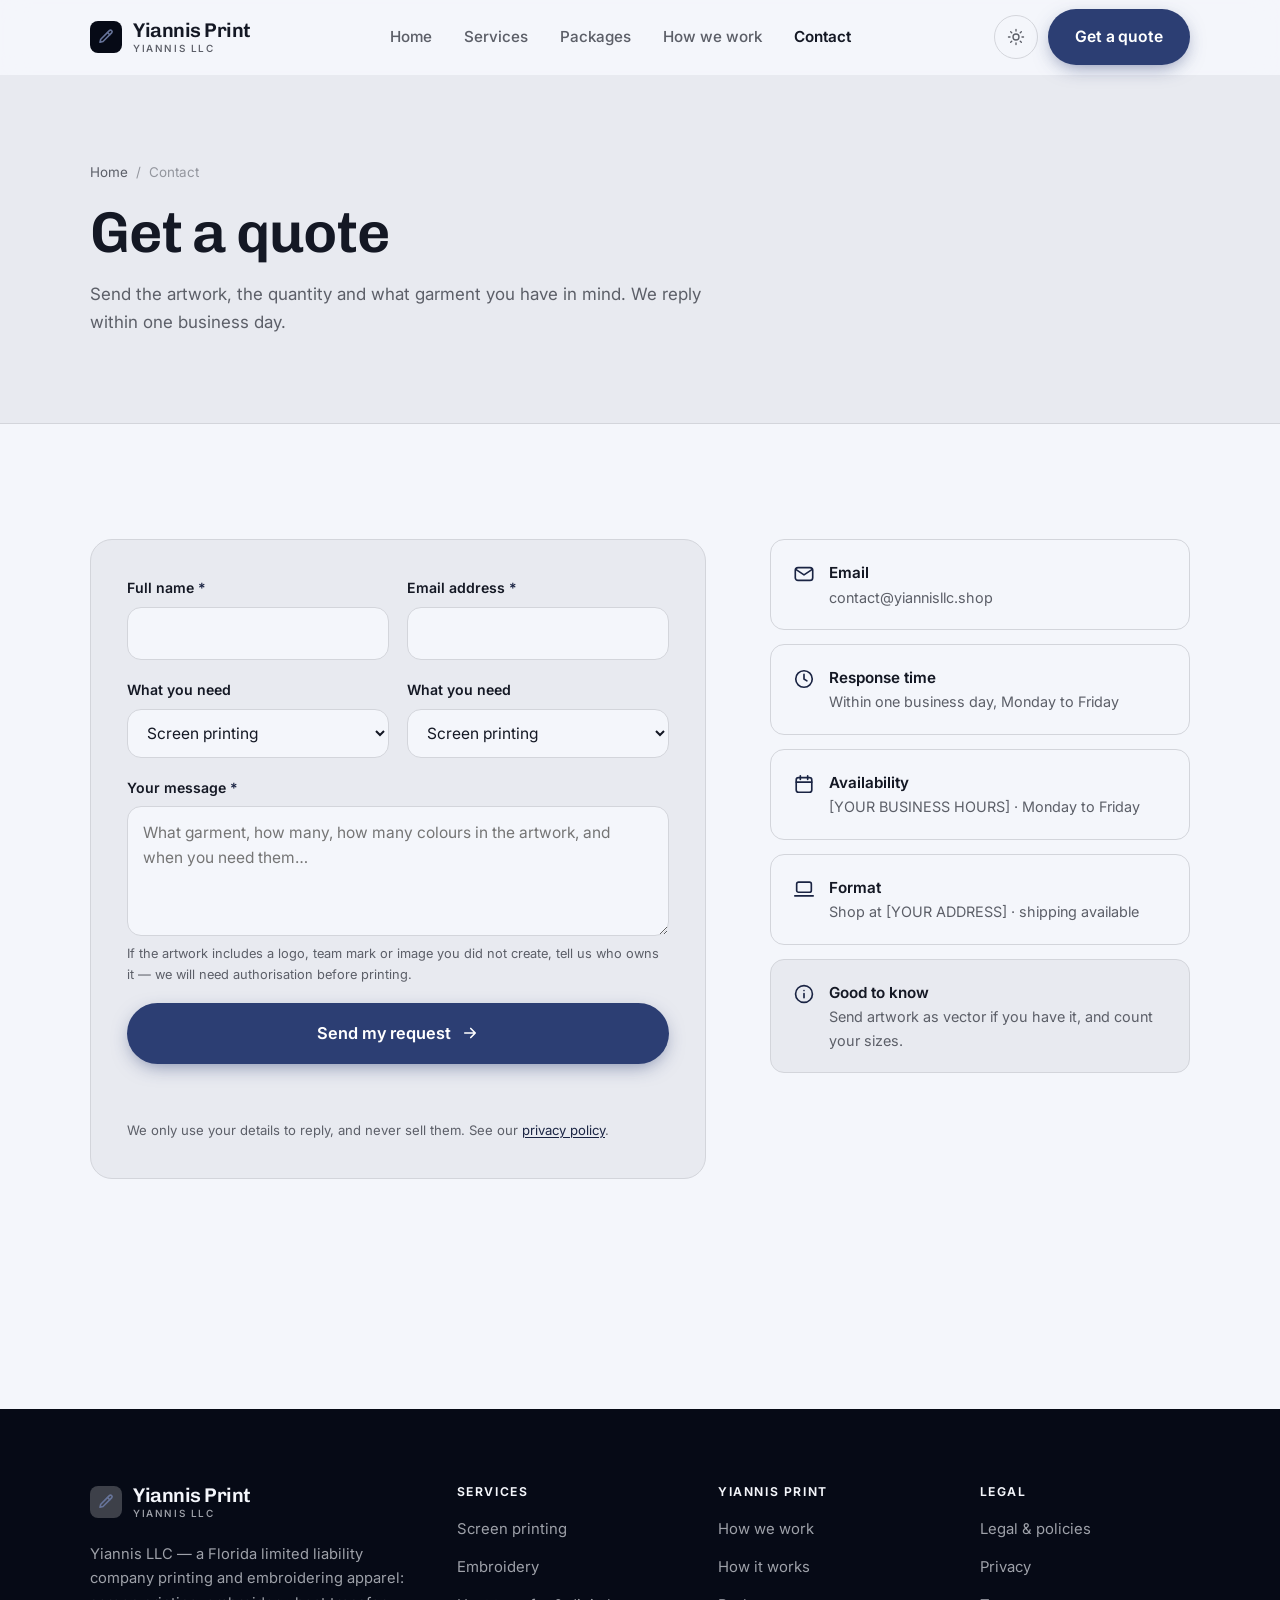
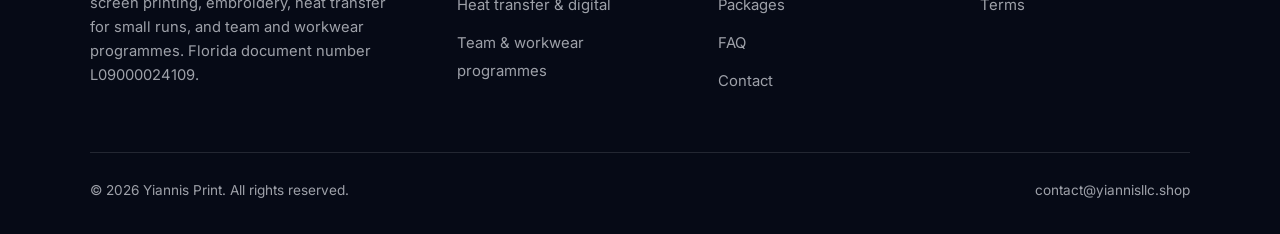
<file: contact.html>
<!DOCTYPE html>
<html lang="en" class="no-js">
<head>
<meta charset="utf-8">
<meta name="viewport" content="width=device-width, initial-scale=1">
<title>Contact — Yiannis Print</title>
<meta name="description" content="Contact Yiannis LLC for a printing quote. We reply within one business day.">
<link rel="canonical" href="https://yiannisllc.shop/contact.html">

<meta property="og:type" content="website">
<meta property="og:url" content="https://yiannisllc.shop/contact.html">
<meta property="og:site_name" content="Yiannis Print">
<meta property="og:locale" content="en_US">
<meta property="og:title" content="Contact — Yiannis Print">
<meta property="og:description" content="Contact Yiannis LLC for a printing quote. We reply within one business day.">
<meta name="theme-color" content="#060a16">

<link rel="icon" href="assets/img/favicon.svg" type="image/svg+xml">
<link rel="preconnect" href="https://fonts.googleapis.com">
<link rel="preconnect" href="https://fonts.gstatic.com" crossorigin>
<link rel="stylesheet" href="https://fonts.googleapis.com/css2?family=Chivo:wght@400;600;700&family=Inter:wght@400..700&display=swap">
<link rel="stylesheet" href="assets/css/style.css">

<!-- Thème appliqué avant le premier rendu (évite le flash) -->
<script>
document.documentElement.classList.remove('no-js');
(function(){try{var t=localStorage.getItem('site-theme');if(t){document.documentElement.setAttribute('data-theme',t);}}catch(e){}})();
</script>
</head>

<body>
<a class="skip-link" href="#main">Skip to main content</a>

<header class="site-header">
  <nav class="wrap nav" aria-label="Main navigation">
    <a class="brand" href="index.html">
      <svg class="brand__mark" viewBox="0 0 64 64" aria-hidden="true">
        <rect class="bm-bg" width="64" height="64" rx="16"/>
        <g class="bm-ic" transform="translate(14 14) scale(1.5)" fill="none" stroke-width="2.1" stroke-linecap="round" stroke-linejoin="round"><path d="M16.5 3.5a2.1 2.1 0 0 1 3 3L8 18l-4 1 1-4z"/><path d="M14 6l3 3"/></g>
      </svg>
      <span>Yiannis Print<span class="brand__sub">Yiannis LLC</span></span>
    </a>

    <ul class="nav__links" id="nav-links">
      <li><a href="index.html">Home</a></li>
      <li><a href="programs.html">Services</a></li>
      <li><a href="index.html#pricing">Packages</a></li>
      <li><a href="about.html">How we work</a></li>
      <li><a href="contact.html" aria-current="page">Contact</a></li>
      <li><a class="btn btn--primary" href="contact.html">Get a quote</a></li>
    </ul>

    <div class="nav__cta">
      <button class="theme-toggle" type="button" aria-label="Switch to dark theme">
        <svg class="icon-sun" viewBox="0 0 24 24" fill="none" stroke="currentColor" stroke-width="1.8" stroke-linecap="round" aria-hidden="true"><circle cx="12" cy="12" r="4"/><path d="M12 2v2m0 16v2M2 12h2m16 0h2M4.9 4.9l1.4 1.4m11.4 11.4 1.4 1.4M19.1 4.9l-1.4 1.4M6.3 17.7l-1.4 1.4"/></svg>
        <svg class="icon-moon" viewBox="0 0 24 24" fill="none" stroke="currentColor" stroke-width="1.8" stroke-linecap="round" stroke-linejoin="round" aria-hidden="true"><path d="M21 12.8A9 9 0 1 1 11.2 3a7 7 0 0 0 9.8 9.8z"/></svg>
      </button>
      <a class="btn btn--primary" href="contact.html">Get a quote</a>
      <button class="nav__toggle" type="button" aria-expanded="false" aria-controls="nav-links" aria-label="Open menu">
        <svg class="icon-open" viewBox="0 0 24 24" fill="none" stroke="currentColor" stroke-width="2" stroke-linecap="round" aria-hidden="true"><path d="M3 6h18M3 12h18M3 18h18"/></svg>
        <svg class="icon-close" viewBox="0 0 24 24" fill="none" stroke="currentColor" stroke-width="2" stroke-linecap="round" aria-hidden="true"><path d="M6 6l12 12M18 6L6 18"/></svg>
      </button>
    </div>
  </nav>
</header>

<main id="main">

<section class="page-head">
  <div class="wrap">
    <nav class="breadcrumb" aria-label="Breadcrumb">
      <a href="index.html">Home</a><span>/</span><span aria-current="page">Contact</span>
    </nav>
    <h1>Get a quote</h1>
    <p>Send the artwork, the quantity and what garment you have in mind. We reply within one business day.</p>
  </div>
</section>

<section class="section wrap">
  <div class="form-layout">

    <!--
      FORM: the action attribute holds a placeholder id. Create a free form at
      https://formspree.io and replace VOTRE_ID_FORMSPREE. Until then, the button
      opens the visitor's email app with a pre-filled message to contact@yiannisllc.shop.
    -->
    <form class="form" id="contact-form" action="https://formspree.io/f/VOTRE_ID_FORMSPREE" method="POST"
          data-email="contact@yiannisllc.shop" data-subject="Printing enquiry"
          data-msg-mail="Your email app will open with the message ready to send." data-msg-sending="Sending…"
          data-msg-ok="Thanks! Your message is on its way. We reply within one business day." data-msg-err="Sending failed. Please email us directly at">
      <div class="form__row">
        <div class="field">
          <label for="nom">Full name <span class="req" aria-hidden="true">*</span></label>
          <input type="text" id="nom" name="nom" autocomplete="name" required>
        </div>
        <div class="field">
          <label for="email">Email address <span class="req" aria-hidden="true">*</span></label>
          <input type="email" id="email" name="email" autocomplete="email" required>
        </div>
      </div>

      <div class="form__row">
        <div class="field">
          <label for="programme">What you need</label>
          <select id="programme" name="programme">
            <option>Screen printing</option>
            <option>Embroidery</option>
            <option>Heat transfer &amp; digital</option>
            <option>Team &amp; workwear programmes</option>
            <option>Not sure yet</option>
          </select>
        </div>
        <div class="field">
          <label for="niveau">What you need</label>
          <select id="niveau" name="niveau">
            <option>Screen printing</option>
            <option>Embroidery</option>
            <option>A small run or names</option>
            <option>An ongoing uniform programme</option>
          </select>
        </div>
      </div>

      <div class="field">
        <label for="message">Your message <span class="req" aria-hidden="true">*</span></label>
        <textarea id="message" name="message" required placeholder="What garment, how many, how many colours in the artwork, and when you need them…"></textarea>
        <span class="field__hint">If the artwork includes a logo, team mark or image you did not create, tell us who owns it — we will need authorisation before printing.</span>
      </div>

      <!-- Bot trap: hidden from humans -->
      <div class="visually-hidden" aria-hidden="true">
        <label for="site-web">Leave this field empty</label>
        <input type="text" id="site-web" name="_gotcha" tabindex="-1" autocomplete="off">
      </div>

      <button class="btn btn--primary btn--lg" type="submit">Send my request <svg viewBox="0 0 24 24" fill="none" stroke="currentColor" stroke-width="2.2" stroke-linecap="round" stroke-linejoin="round" aria-hidden="true"><path d="M5 12h14M13 6l6 6-6 6"/></svg></button>

      <p id="form-status" class="form__status" role="status" aria-live="polite"></p>

      <p class="form__note">
        We only use your details to reply, and never sell them. See our <a href="legal.html#privacy">privacy policy</a>.
      </p>
    </form>

    <aside class="contact-aside">
      <div class="contact-card">
        <svg viewBox="0 0 24 24" fill="none" stroke="currentColor" stroke-width="1.8" stroke-linecap="round" stroke-linejoin="round" aria-hidden="true"><rect x="2.5" y="5" width="19" height="14" rx="3"/><path d="M3 7l9 6 9-6"/></svg>
        <div><b>Email</b><a href="mailto:contact@yiannisllc.shop">contact@yiannisllc.shop</a></div>
      </div>
      <div class="contact-card">
        <svg viewBox="0 0 24 24" fill="none" stroke="currentColor" stroke-width="1.8" stroke-linecap="round" stroke-linejoin="round" aria-hidden="true"><circle cx="12" cy="12" r="9"/><path d="M12 7v5l3.2 2"/></svg>
        <div><b>Response time</b><span>Within one business day, Monday to Friday</span></div>
      </div>
      <div class="contact-card">
        <svg viewBox="0 0 24 24" fill="none" stroke="currentColor" stroke-width="1.8" stroke-linecap="round" stroke-linejoin="round" aria-hidden="true"><rect x="3.5" y="5" width="17" height="16" rx="2.5"/><path d="M8 3v4M16 3v4M3.5 10h17"/></svg>
        <div><b>Availability</b><span>[YOUR BUSINESS HOURS] · Monday to Friday</span></div>
      </div>
      <div class="contact-card">
        <svg viewBox="0 0 24 24" fill="none" stroke="currentColor" stroke-width="1.8" stroke-linecap="round" stroke-linejoin="round" aria-hidden="true"><rect x="4" y="4.5" width="16" height="11" rx="2"/><path d="M2 19.5h20"/></svg>
        <div><b>Format</b><span>Shop at [YOUR ADDRESS] · shipping available</span></div>
      </div>
      <div class="contact-card contact-card--soft">
        <svg viewBox="0 0 24 24" fill="none" stroke="currentColor" stroke-width="1.8" stroke-linecap="round" stroke-linejoin="round" aria-hidden="true"><circle cx="12" cy="12" r="9.2"/><path d="M12 16v-4.5M12 8.2v.1"/></svg>
        <div><b>Good to know</b><span>Send artwork as vector if you have it, and count your sizes.</span></div>
      </div>
    </aside>

  </div>
</section>

</main>

<footer class="site-footer">
  <div class="wrap">
    <div class="footer__grid">
      <div class="footer__brand">
        <a class="brand" href="index.html">
          <svg class="brand__mark" viewBox="0 0 64 64" aria-hidden="true">
        <rect class="bm-bg" width="64" height="64" rx="16"/>
        <g class="bm-ic" transform="translate(14 14) scale(1.5)" fill="none" stroke-width="2.1" stroke-linecap="round" stroke-linejoin="round"><path d="M16.5 3.5a2.1 2.1 0 0 1 3 3L8 18l-4 1 1-4z"/><path d="M14 6l3 3"/></g>
      </svg>
          <span>Yiannis Print<span class="brand__sub">Yiannis LLC</span></span>
        </a>
        <p>Yiannis LLC — a Florida limited liability company printing and embroidering apparel: screen printing, embroidery, heat transfer for small runs, and team and workwear programmes. Florida document number L09000024109.</p>
      </div>

      <div class="footer__col">
        <h4>Services</h4>
        <ul>
          <li><a href="programs.html#screen">Screen printing</a></li>
          <li><a href="programs.html#embroidery">Embroidery</a></li>
          <li><a href="programs.html#transfer">Heat transfer &amp; digital</a></li>
          <li><a href="programs.html#programmes">Team &amp; workwear programmes</a></li>
        </ul>
      </div>

      <div class="footer__col">
        <h4>Yiannis Print</h4>
        <ul>
          <li><a href="about.html">How we work</a></li>
          <li><a href="index.html#how-it-works">How it works</a></li>
          <li><a href="index.html#pricing">Packages</a></li>
          <li><a href="index.html#faq">FAQ</a></li>
          <li><a href="contact.html">Contact</a></li>
        </ul>
      </div>

      <div class="footer__col">
        <h4>Legal</h4>
        <ul>
          <li><a href="legal.html">Legal &amp; policies</a></li>
          <li><a href="legal.html#privacy">Privacy</a></li>
          <li><a href="legal.html#terms">Terms</a></li>
        </ul>
      </div>
    </div>

    <div class="footer__bottom">
      <p>© <span data-year>2026</span> Yiannis Print. All rights reserved.</p>
      <p><a href="mailto:contact@yiannisllc.shop">contact@yiannisllc.shop</a></p>
    </div>
  </div>
</footer>

<script src="assets/js/main.js" defer></script>
</body>
</html>
</file>
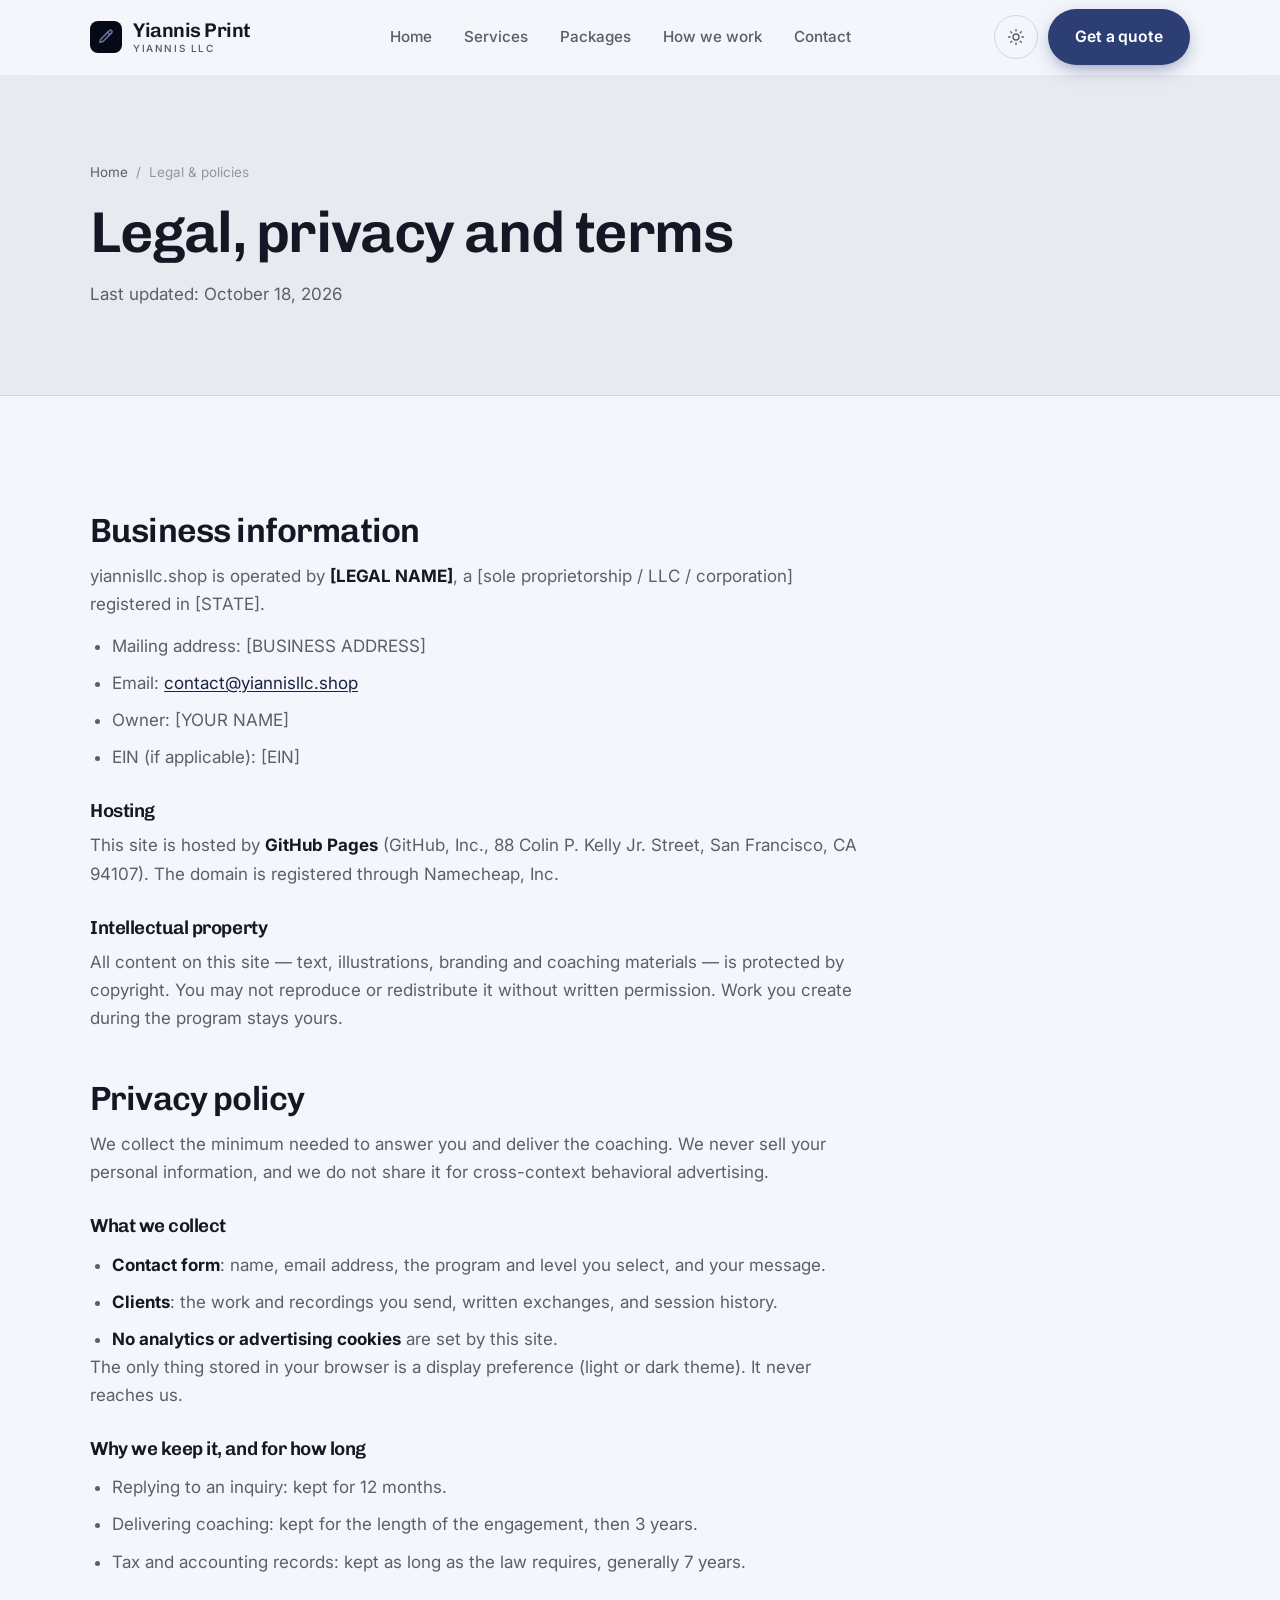
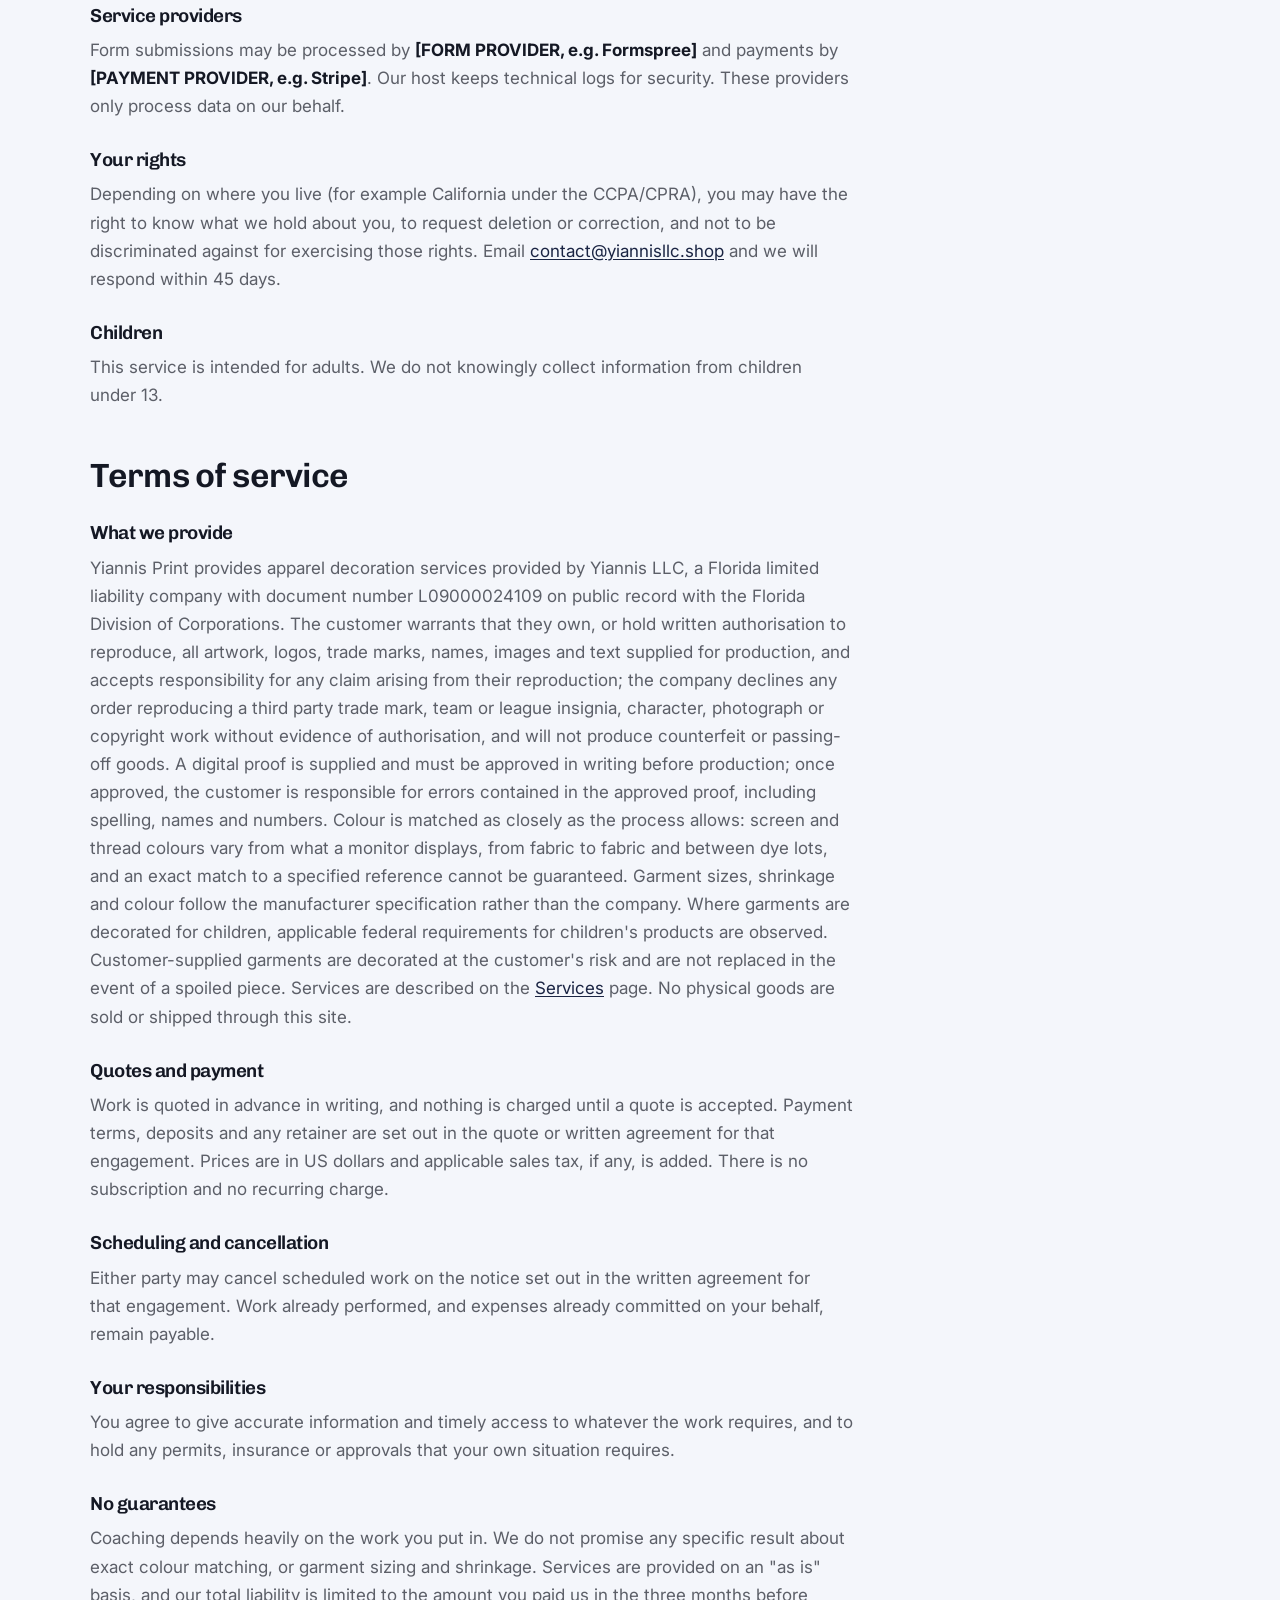
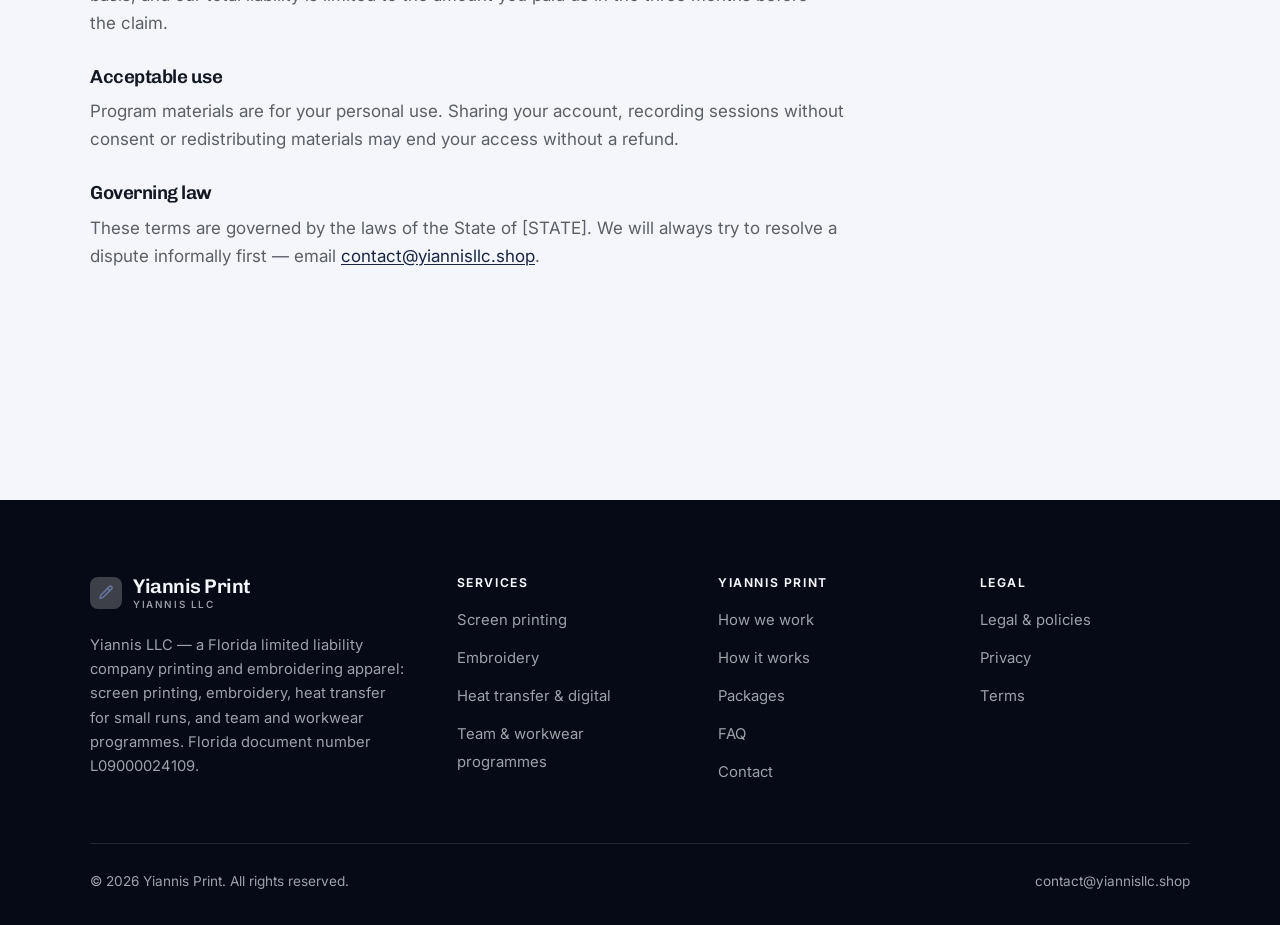
<file: legal.html>
<!DOCTYPE html>
<html lang="en" class="no-js">
<head>
<meta charset="utf-8">
<meta name="viewport" content="width=device-width, initial-scale=1">
<title>Legal, privacy and terms — Yiannis Print</title>
<meta name="description" content="Business information, privacy policy and terms of service for Yiannis Print.">
<meta name="robots" content="noindex">

<meta property="og:type" content="website">
<meta property="og:url" content="https://yiannisllc.shop/legal.html">
<meta property="og:site_name" content="Yiannis Print">
<meta property="og:locale" content="en_US">
<meta property="og:title" content="Legal, privacy and terms — Yiannis Print">
<meta property="og:description" content="Business information, privacy policy and terms of service for Yiannis Print.">
<meta name="theme-color" content="#060a16">

<link rel="icon" href="assets/img/favicon.svg" type="image/svg+xml">
<link rel="preconnect" href="https://fonts.googleapis.com">
<link rel="preconnect" href="https://fonts.gstatic.com" crossorigin>
<link rel="stylesheet" href="https://fonts.googleapis.com/css2?family=Chivo:wght@400;600;700&family=Inter:wght@400..700&display=swap">
<link rel="stylesheet" href="assets/css/style.css">

<!-- Thème appliqué avant le premier rendu (évite le flash) -->
<script>
document.documentElement.classList.remove('no-js');
(function(){try{var t=localStorage.getItem('site-theme');if(t){document.documentElement.setAttribute('data-theme',t);}}catch(e){}})();
</script>
</head>

<body>
<a class="skip-link" href="#main">Skip to main content</a>

<header class="site-header">
  <nav class="wrap nav" aria-label="Main navigation">
    <a class="brand" href="index.html">
      <svg class="brand__mark" viewBox="0 0 64 64" aria-hidden="true">
        <rect class="bm-bg" width="64" height="64" rx="16"/>
        <g class="bm-ic" transform="translate(14 14) scale(1.5)" fill="none" stroke-width="2.1" stroke-linecap="round" stroke-linejoin="round"><path d="M16.5 3.5a2.1 2.1 0 0 1 3 3L8 18l-4 1 1-4z"/><path d="M14 6l3 3"/></g>
      </svg>
      <span>Yiannis Print<span class="brand__sub">Yiannis LLC</span></span>
    </a>

    <ul class="nav__links" id="nav-links">
      <li><a href="index.html">Home</a></li>
      <li><a href="programs.html">Services</a></li>
      <li><a href="index.html#pricing">Packages</a></li>
      <li><a href="about.html">How we work</a></li>
      <li><a href="contact.html">Contact</a></li>
      <li><a class="btn btn--primary" href="contact.html">Get a quote</a></li>
    </ul>

    <div class="nav__cta">
      <button class="theme-toggle" type="button" aria-label="Switch to dark theme">
        <svg class="icon-sun" viewBox="0 0 24 24" fill="none" stroke="currentColor" stroke-width="1.8" stroke-linecap="round" aria-hidden="true"><circle cx="12" cy="12" r="4"/><path d="M12 2v2m0 16v2M2 12h2m16 0h2M4.9 4.9l1.4 1.4m11.4 11.4 1.4 1.4M19.1 4.9l-1.4 1.4M6.3 17.7l-1.4 1.4"/></svg>
        <svg class="icon-moon" viewBox="0 0 24 24" fill="none" stroke="currentColor" stroke-width="1.8" stroke-linecap="round" stroke-linejoin="round" aria-hidden="true"><path d="M21 12.8A9 9 0 1 1 11.2 3a7 7 0 0 0 9.8 9.8z"/></svg>
      </button>
      <a class="btn btn--primary" href="contact.html">Get a quote</a>
      <button class="nav__toggle" type="button" aria-expanded="false" aria-controls="nav-links" aria-label="Open menu">
        <svg class="icon-open" viewBox="0 0 24 24" fill="none" stroke="currentColor" stroke-width="2" stroke-linecap="round" aria-hidden="true"><path d="M3 6h18M3 12h18M3 18h18"/></svg>
        <svg class="icon-close" viewBox="0 0 24 24" fill="none" stroke="currentColor" stroke-width="2" stroke-linecap="round" aria-hidden="true"><path d="M6 6l12 12M18 6L6 18"/></svg>
      </button>
    </div>
  </nav>
</header>

<main id="main">

<section class="page-head">
  <div class="wrap">
    <nav class="breadcrumb" aria-label="Breadcrumb">
      <a href="index.html">Home</a><span>/</span><span aria-current="page">Legal &amp; policies</span>
    </nav>
    <h1>Legal, privacy and terms</h1>
    <p>Last updated: <time datetime="2026-10-18">October 18, 2026</time></p>
  </div>
</section>

<section class="section wrap">
  <div class="prose">

    <!--
      TO DO: this is a skeleton, not legal advice. Replace every [BRACKET] with
      your real details before selling, and have a lawyer review it if you can.
      Consumer protection rules differ by state.
    -->

    <h2 id="business">Business information</h2>
    <p>
      yiannisllc.shop is operated by <strong>[LEGAL NAME]</strong>, a [sole proprietorship / LLC / corporation]
      registered in [STATE].
    </p>
    <ul>
      <li>Mailing address: [BUSINESS ADDRESS]</li>
      <li>Email: <a href="mailto:contact@yiannisllc.shop">contact@yiannisllc.shop</a></li>
      <li>Owner: [YOUR NAME]</li>
      <li>EIN (if applicable): [EIN]</li>
    </ul>

    <h3>Hosting</h3>
    <p>
      This site is hosted by <strong>GitHub Pages</strong> (GitHub, Inc., 88 Colin P. Kelly Jr. Street,
      San Francisco, CA 94107). The domain is registered through Namecheap, Inc.
    </p>

    <h3>Intellectual property</h3>
    <p>
      All content on this site — text, illustrations, branding and coaching materials — is protected by
      copyright. You may not reproduce or redistribute it without written permission. Work you create during
      the program stays yours.
    </p>

    <h2 id="privacy">Privacy policy</h2>
    <p>
      We collect the minimum needed to answer you and deliver the coaching. We never sell your personal
      information, and we do not share it for cross-context behavioral advertising.
    </p>
    <h3>What we collect</h3>
    <ul>
      <li><strong>Contact form</strong>: name, email address, the program and level you select, and your message.</li>
      <li><strong>Clients</strong>: the work and recordings you send, written exchanges, and session history.</li>
      <li><strong>No analytics or advertising cookies</strong> are set by this site.</li>
    </ul>
    <p>
      The only thing stored in your browser is a display preference (light or dark theme). It never reaches us.
    </p>
    <h3>Why we keep it, and for how long</h3>
    <ul>
      <li>Replying to an inquiry: kept for 12 months.</li>
      <li>Delivering coaching: kept for the length of the engagement, then 3 years.</li>
      <li>Tax and accounting records: kept as long as the law requires, generally 7 years.</li>
    </ul>
    <h3>Service providers</h3>
    <p>
      Form submissions may be processed by <strong>[FORM PROVIDER, e.g. Formspree]</strong> and payments by
      <strong>[PAYMENT PROVIDER, e.g. Stripe]</strong>. Our host keeps technical logs for security. These
      providers only process data on our behalf.
    </p>
    <h3>Your rights</h3>
    <p>
      Depending on where you live (for example California under the CCPA/CPRA), you may have the right to
      know what we hold about you, to request deletion or correction, and not to be discriminated against for
      exercising those rights. Email <a href="mailto:contact@yiannisllc.shop">contact@yiannisllc.shop</a> and we will respond within 45 days.
    </p>
    <h3>Children</h3>
    <p>
      This service is intended for adults. We do not knowingly collect information from children under 13.
    </p>

    <h2 id="terms">Terms of service</h2>
    <h3>What we provide</h3>
    <p>
      Yiannis Print provides apparel decoration services provided by Yiannis LLC, a Florida limited liability company with document number L09000024109 on public record with the Florida Division of Corporations. The customer warrants that they own, or hold written authorisation to reproduce, all artwork, logos, trade marks, names, images and text supplied for production, and accepts responsibility for any claim arising from their reproduction; the company declines any order reproducing a third party trade mark, team or league insignia, character, photograph or copyright work without evidence of authorisation, and will not produce counterfeit or passing-off goods. A digital proof is supplied and must be approved in writing before production; once approved, the customer is responsible for errors contained in the approved proof, including spelling, names and numbers. Colour is matched as closely as the process allows: screen and thread colours vary from what a monitor displays, from fabric to fabric and between dye lots, and an exact match to a specified reference cannot be guaranteed. Garment sizes, shrinkage and colour follow the manufacturer specification rather than the company. Where garments are decorated for children, applicable federal requirements for children's products are observed. Customer-supplied garments are decorated at the customer's risk and are not replaced in the event of a spoiled piece. Services are described on the
      <a href="programs.html">Services</a> page. No physical goods are sold or shipped through this site.
    </p>
    <h3>Quotes and payment</h3>
    <p>
      Work is quoted in advance in writing, and nothing is charged until a quote is accepted. Payment terms,
      deposits and any retainer are set out in the quote or written agreement for that engagement. Prices are in
      US dollars and applicable sales tax, if any, is added. There is no subscription and no recurring charge.
    </p>
    <h3>Scheduling and cancellation</h3>
    <p>
      Either party may cancel scheduled work on the notice set out in the written agreement for that engagement.
      Work already performed, and expenses already committed on your behalf, remain payable.
    </p>
    <h3>Your responsibilities</h3>
    <p>
      You agree to give accurate information and timely access to whatever the work requires, and to hold any
      permits, insurance or approvals that your own situation requires.
    </p>

    <h3>No guarantees</h3>
    <p>
      Coaching depends heavily on the work you put in. We do not promise any specific result
      about exact colour matching, or garment sizing and shrinkage. Services are provided on an "as is" basis, and our total
      liability is limited to the amount you paid us in the three months before the claim.
    </p>
    <h3>Acceptable use</h3>
    <p>
      Program materials are for your personal use. Sharing your account, recording sessions without consent
      or redistributing materials may end your access without a refund.
    </p>
    <h3>Governing law</h3>
    <p>
      These terms are governed by the laws of the State of [STATE]. We will always try to resolve a dispute
      informally first — email <a href="mailto:contact@yiannisllc.shop">contact@yiannisllc.shop</a>.
    </p>

  </div>
</section>

</main>

<footer class="site-footer">
  <div class="wrap">
    <div class="footer__grid">
      <div class="footer__brand">
        <a class="brand" href="index.html">
          <svg class="brand__mark" viewBox="0 0 64 64" aria-hidden="true">
        <rect class="bm-bg" width="64" height="64" rx="16"/>
        <g class="bm-ic" transform="translate(14 14) scale(1.5)" fill="none" stroke-width="2.1" stroke-linecap="round" stroke-linejoin="round"><path d="M16.5 3.5a2.1 2.1 0 0 1 3 3L8 18l-4 1 1-4z"/><path d="M14 6l3 3"/></g>
      </svg>
          <span>Yiannis Print<span class="brand__sub">Yiannis LLC</span></span>
        </a>
        <p>Yiannis LLC — a Florida limited liability company printing and embroidering apparel: screen printing, embroidery, heat transfer for small runs, and team and workwear programmes. Florida document number L09000024109.</p>
      </div>

      <div class="footer__col">
        <h4>Services</h4>
        <ul>
          <li><a href="programs.html#screen">Screen printing</a></li>
          <li><a href="programs.html#embroidery">Embroidery</a></li>
          <li><a href="programs.html#transfer">Heat transfer &amp; digital</a></li>
          <li><a href="programs.html#programmes">Team &amp; workwear programmes</a></li>
        </ul>
      </div>

      <div class="footer__col">
        <h4>Yiannis Print</h4>
        <ul>
          <li><a href="about.html">How we work</a></li>
          <li><a href="index.html#how-it-works">How it works</a></li>
          <li><a href="index.html#pricing">Packages</a></li>
          <li><a href="index.html#faq">FAQ</a></li>
          <li><a href="contact.html">Contact</a></li>
        </ul>
      </div>

      <div class="footer__col">
        <h4>Legal</h4>
        <ul>
          <li><a href="legal.html">Legal &amp; policies</a></li>
          <li><a href="legal.html#privacy">Privacy</a></li>
          <li><a href="legal.html#terms">Terms</a></li>
        </ul>
      </div>
    </div>

    <div class="footer__bottom">
      <p>© <span data-year>2026</span> Yiannis Print. All rights reserved.</p>
      <p><a href="mailto:contact@yiannisllc.shop">contact@yiannisllc.shop</a></p>
    </div>
  </div>
</footer>

<script src="assets/js/main.js" defer></script>
</body>
</html>
</file>
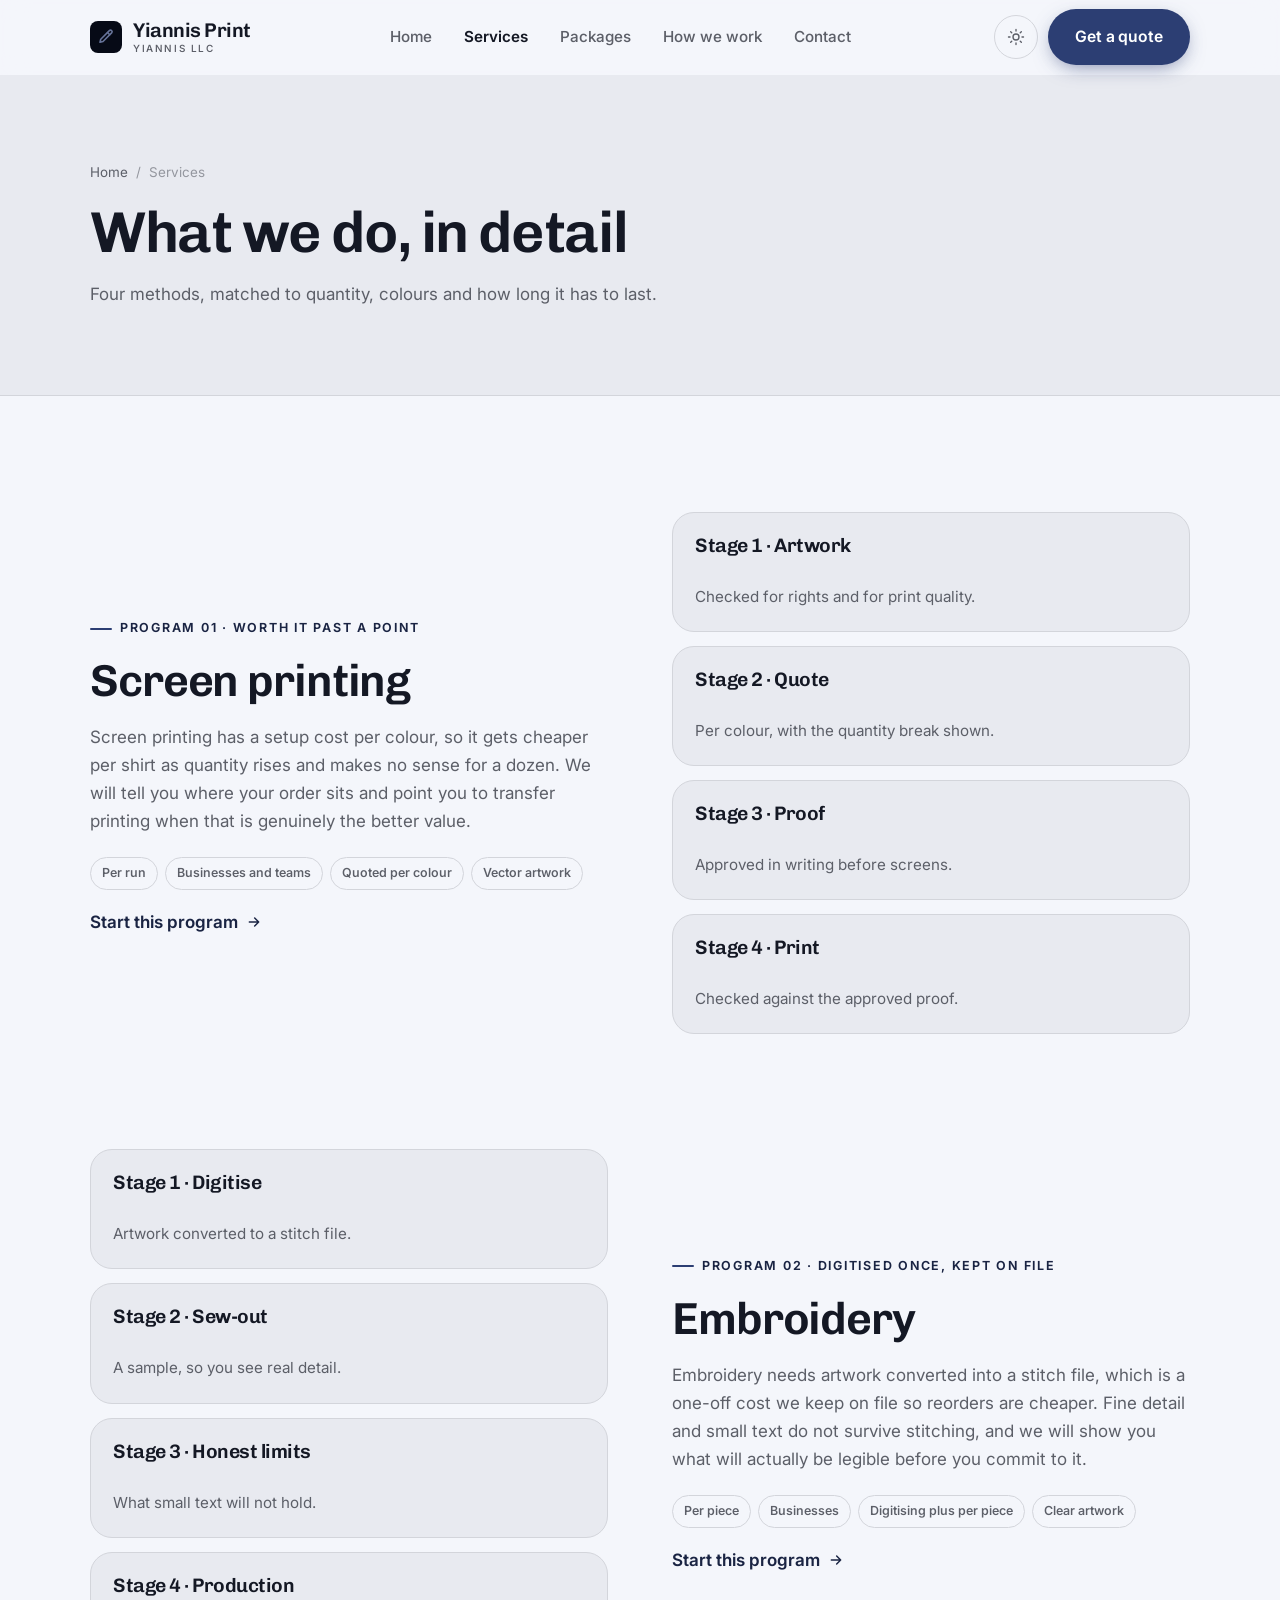
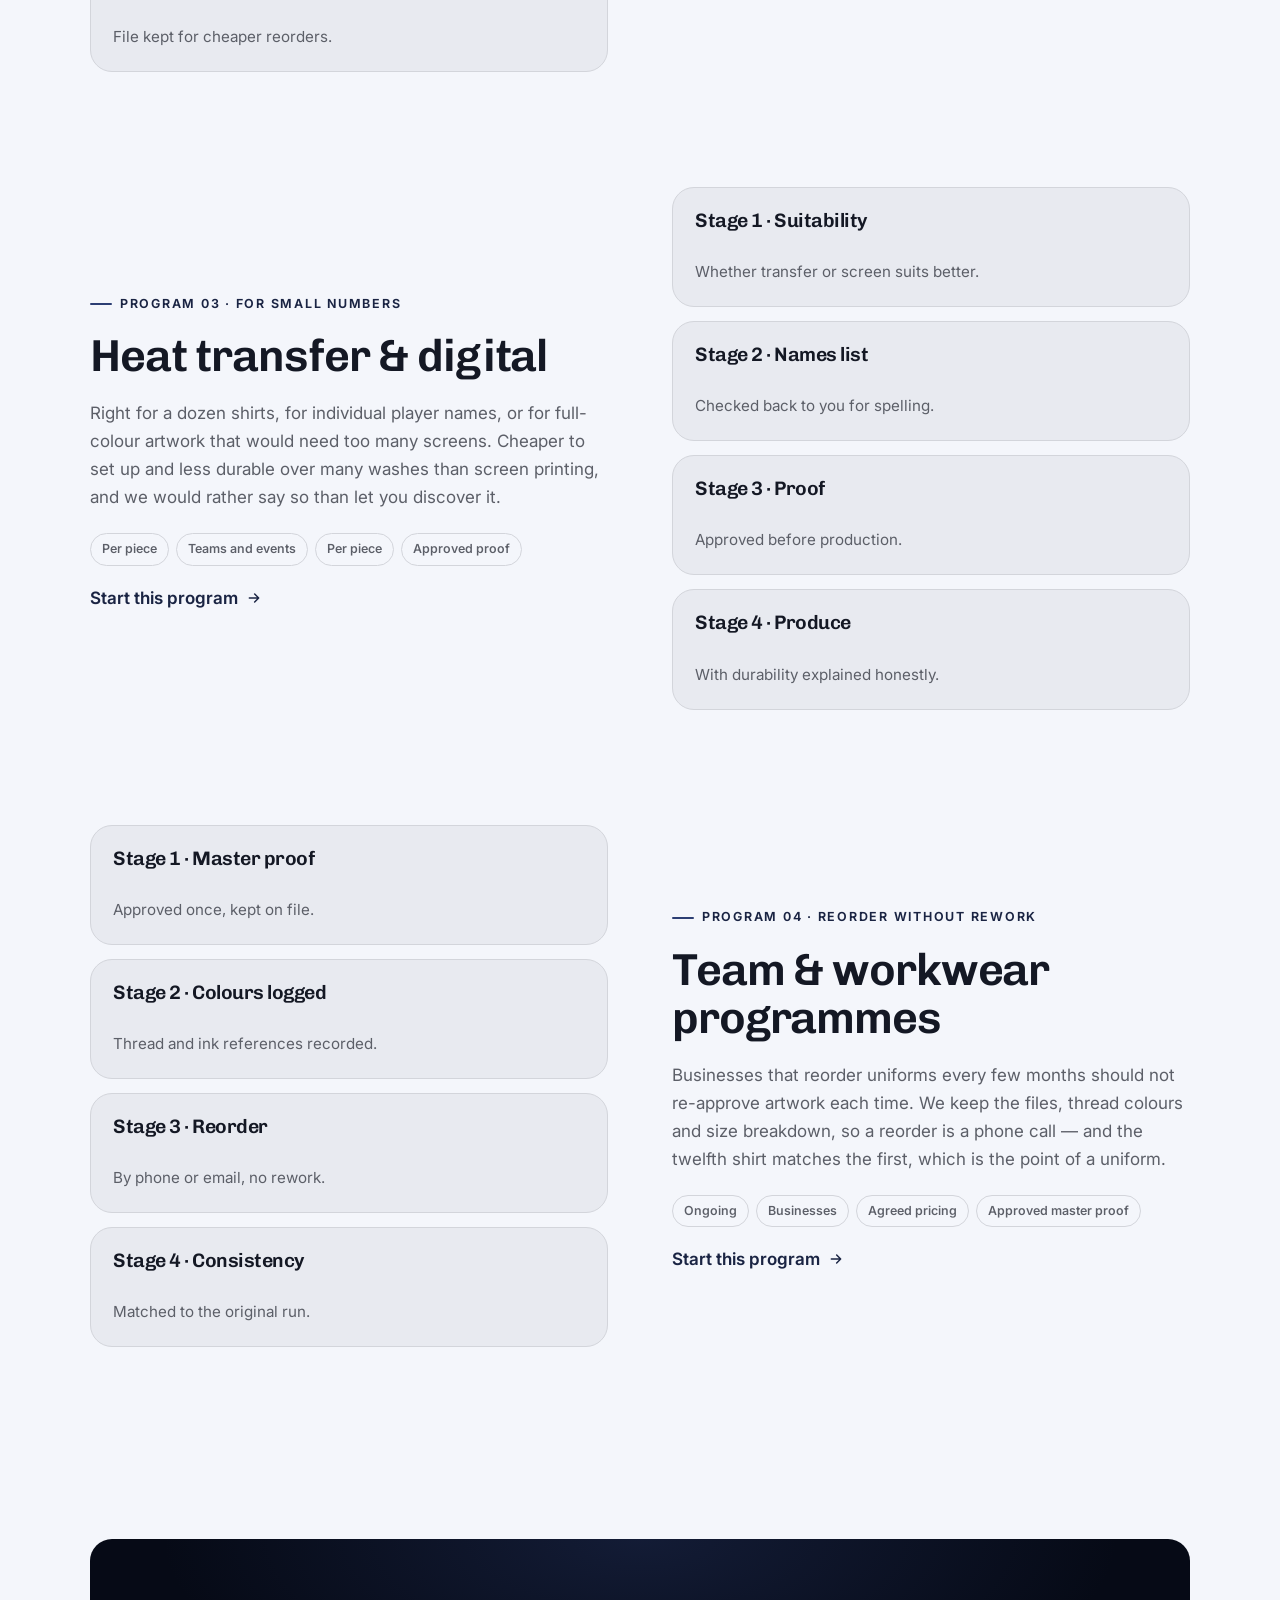
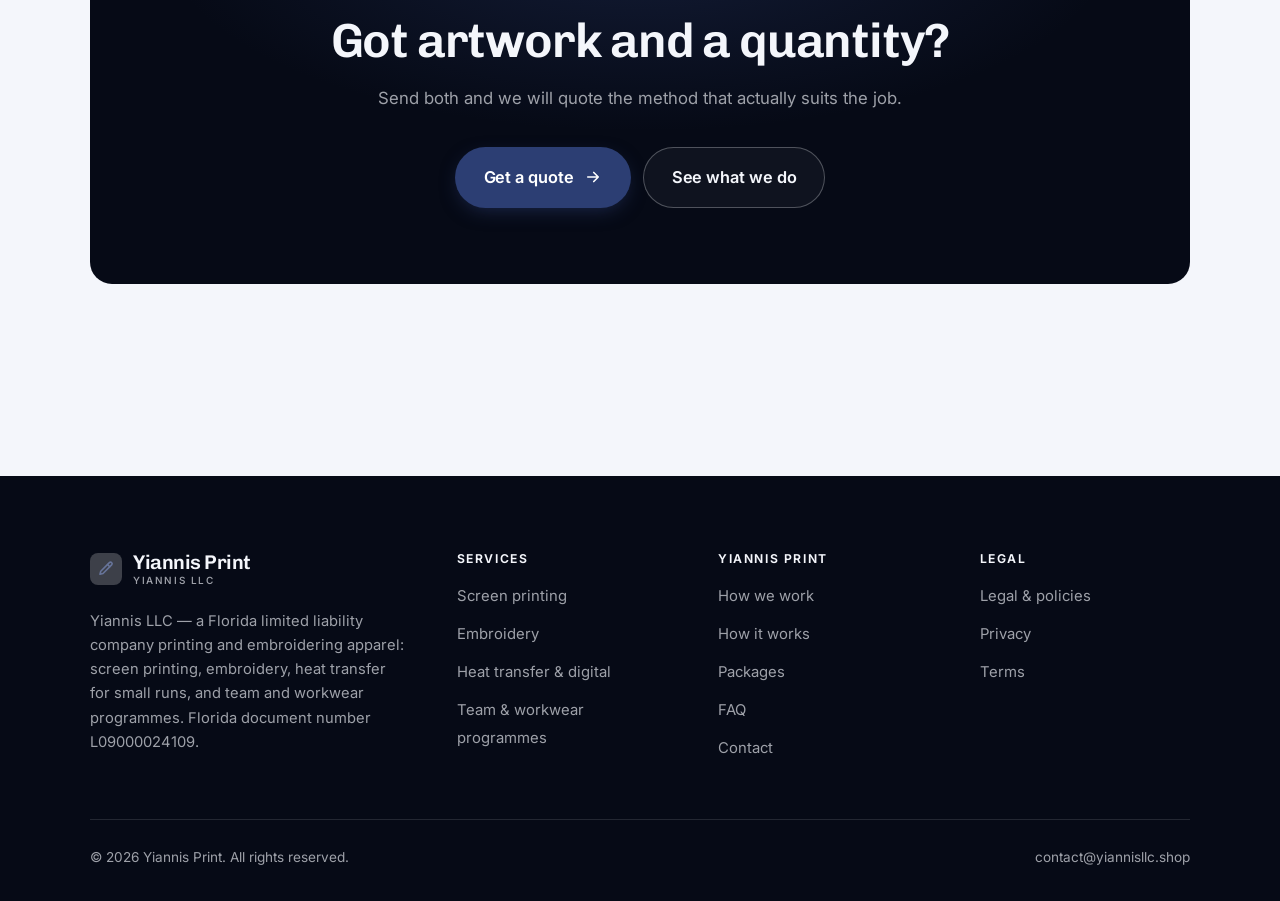
<file: programs.html>
<!DOCTYPE html>
<html lang="en" class="no-js">
<head>
<meta charset="utf-8">
<meta name="viewport" content="width=device-width, initial-scale=1">
<title>Services — Yiannis Print</title>
<meta name="description" content="Services of Yiannis LLC: screen printing, embroidery, heat transfer and digital printing, and team and workwear programmes.">
<link rel="canonical" href="https://yiannisllc.shop/programs.html">

<meta property="og:type" content="website">
<meta property="og:url" content="https://yiannisllc.shop/programs.html">
<meta property="og:site_name" content="Yiannis Print">
<meta property="og:locale" content="en_US">
<meta property="og:title" content="Services — Yiannis Print">
<meta property="og:description" content="Services of Yiannis LLC: screen printing, embroidery, heat transfer and digital printing, and team and workwear programmes.">
<meta name="theme-color" content="#060a16">

<link rel="icon" href="assets/img/favicon.svg" type="image/svg+xml">
<link rel="preconnect" href="https://fonts.googleapis.com">
<link rel="preconnect" href="https://fonts.gstatic.com" crossorigin>
<link rel="stylesheet" href="https://fonts.googleapis.com/css2?family=Chivo:wght@400;600;700&family=Inter:wght@400..700&display=swap">
<link rel="stylesheet" href="assets/css/style.css">

<!-- Thème appliqué avant le premier rendu (évite le flash) -->
<script>
document.documentElement.classList.remove('no-js');
(function(){try{var t=localStorage.getItem('site-theme');if(t){document.documentElement.setAttribute('data-theme',t);}}catch(e){}})();
</script>
</head>

<body>
<a class="skip-link" href="#main">Skip to main content</a>

<header class="site-header">
  <nav class="wrap nav" aria-label="Main navigation">
    <a class="brand" href="index.html">
      <svg class="brand__mark" viewBox="0 0 64 64" aria-hidden="true">
        <rect class="bm-bg" width="64" height="64" rx="16"/>
        <g class="bm-ic" transform="translate(14 14) scale(1.5)" fill="none" stroke-width="2.1" stroke-linecap="round" stroke-linejoin="round"><path d="M16.5 3.5a2.1 2.1 0 0 1 3 3L8 18l-4 1 1-4z"/><path d="M14 6l3 3"/></g>
      </svg>
      <span>Yiannis Print<span class="brand__sub">Yiannis LLC</span></span>
    </a>

    <ul class="nav__links" id="nav-links">
      <li><a href="index.html">Home</a></li>
      <li><a href="programs.html" aria-current="page">Services</a></li>
      <li><a href="index.html#pricing">Packages</a></li>
      <li><a href="about.html">How we work</a></li>
      <li><a href="contact.html">Contact</a></li>
      <li><a class="btn btn--primary" href="contact.html">Get a quote</a></li>
    </ul>

    <div class="nav__cta">
      <button class="theme-toggle" type="button" aria-label="Switch to dark theme">
        <svg class="icon-sun" viewBox="0 0 24 24" fill="none" stroke="currentColor" stroke-width="1.8" stroke-linecap="round" aria-hidden="true"><circle cx="12" cy="12" r="4"/><path d="M12 2v2m0 16v2M2 12h2m16 0h2M4.9 4.9l1.4 1.4m11.4 11.4 1.4 1.4M19.1 4.9l-1.4 1.4M6.3 17.7l-1.4 1.4"/></svg>
        <svg class="icon-moon" viewBox="0 0 24 24" fill="none" stroke="currentColor" stroke-width="1.8" stroke-linecap="round" stroke-linejoin="round" aria-hidden="true"><path d="M21 12.8A9 9 0 1 1 11.2 3a7 7 0 0 0 9.8 9.8z"/></svg>
      </button>
      <a class="btn btn--primary" href="contact.html">Get a quote</a>
      <button class="nav__toggle" type="button" aria-expanded="false" aria-controls="nav-links" aria-label="Open menu">
        <svg class="icon-open" viewBox="0 0 24 24" fill="none" stroke="currentColor" stroke-width="2" stroke-linecap="round" aria-hidden="true"><path d="M3 6h18M3 12h18M3 18h18"/></svg>
        <svg class="icon-close" viewBox="0 0 24 24" fill="none" stroke="currentColor" stroke-width="2" stroke-linecap="round" aria-hidden="true"><path d="M6 6l12 12M18 6L6 18"/></svg>
      </button>
    </div>
  </nav>
</header>

<main id="main">

<section class="page-head">
  <div class="wrap">
    <nav class="breadcrumb" aria-label="Breadcrumb">
      <a href="index.html">Home</a><span>/</span><span aria-current="page">Services</span>
    </nav>
    <h1>What we do, in detail</h1>
    <p>Four methods, matched to quantity, colours and how long it has to last.</p>
  </div>
</section>

<section class="section wrap" id="screen">
  <div class="split reveal">
    <div>
      <span class="eyebrow">Program 01 · Worth it past a point</span>
      <h2>Screen printing</h2>
      <p>Screen printing has a setup cost per colour, so it gets cheaper per shirt as quantity rises and makes no sense for a dozen. We will tell you where your order sits and point you to transfer printing when that is genuinely the better value.</p>
      <ul class="tags"><li>Per run</li><li>Businesses and teams</li><li>Quoted per colour</li><li>Vector artwork</li></ul>
      <p><a class="arrow-link" href="contact.html">Start this program <svg viewBox="0 0 24 24" fill="none" stroke="currentColor" stroke-width="2.2" stroke-linecap="round" stroke-linejoin="round" aria-hidden="true"><path d="M5 12h14M13 6l6 6-6 6"/></svg></a></p>
    </div>
    <div class="grid grid--2 grid--tight">
      <article class="card card--sm">
        <h3>Stage 1 · Artwork</h3>
        <p>Checked for rights and for print quality.</p>
      </article>
      <article class="card card--sm">
        <h3>Stage 2 · Quote</h3>
        <p>Per colour, with the quantity break shown.</p>
      </article>
      <article class="card card--sm">
        <h3>Stage 3 · Proof</h3>
        <p>Approved in writing before screens.</p>
      </article>
      <article class="card card--sm">
        <h3>Stage 4 · Print</h3>
        <p>Checked against the approved proof.</p>
      </article>
    </div>
  </div>
</section>

<section class="section section--flush wrap" id="embroidery">
  <div class="split reveal">
    <div class="grid grid--2 grid--tight">
      <article class="card card--sm">
        <h3>Stage 1 · Digitise</h3>
        <p>Artwork converted to a stitch file.</p>
      </article>
      <article class="card card--sm">
        <h3>Stage 2 · Sew-out</h3>
        <p>A sample, so you see real detail.</p>
      </article>
      <article class="card card--sm">
        <h3>Stage 3 · Honest limits</h3>
        <p>What small text will not hold.</p>
      </article>
      <article class="card card--sm">
        <h3>Stage 4 · Production</h3>
        <p>File kept for cheaper reorders.</p>
      </article>
    </div>
    <div>
      <span class="eyebrow">Program 02 · Digitised once, kept on file</span>
      <h2>Embroidery</h2>
      <p>Embroidery needs artwork converted into a stitch file, which is a one-off cost we keep on file so reorders are cheaper. Fine detail and small text do not survive stitching, and we will show you what will actually be legible before you commit to it.</p>
      <ul class="tags"><li>Per piece</li><li>Businesses</li><li>Digitising plus per piece</li><li>Clear artwork</li></ul>
      <p><a class="arrow-link" href="contact.html">Start this program <svg viewBox="0 0 24 24" fill="none" stroke="currentColor" stroke-width="2.2" stroke-linecap="round" stroke-linejoin="round" aria-hidden="true"><path d="M5 12h14M13 6l6 6-6 6"/></svg></a></p>
    </div>
  </div>
</section>

<section class="section section--flush wrap" id="transfer">
  <div class="split reveal">
    <div>
      <span class="eyebrow">Program 03 · For small numbers</span>
      <h2>Heat transfer &amp; digital</h2>
      <p>Right for a dozen shirts, for individual player names, or for full-colour artwork that would need too many screens. Cheaper to set up and less durable over many washes than screen printing, and we would rather say so than let you discover it.</p>
      <ul class="tags"><li>Per piece</li><li>Teams and events</li><li>Per piece</li><li>Approved proof</li></ul>
      <p><a class="arrow-link" href="contact.html">Start this program <svg viewBox="0 0 24 24" fill="none" stroke="currentColor" stroke-width="2.2" stroke-linecap="round" stroke-linejoin="round" aria-hidden="true"><path d="M5 12h14M13 6l6 6-6 6"/></svg></a></p>
    </div>
    <div class="grid grid--2 grid--tight">
      <article class="card card--sm">
        <h3>Stage 1 · Suitability</h3>
        <p>Whether transfer or screen suits better.</p>
      </article>
      <article class="card card--sm">
        <h3>Stage 2 · Names list</h3>
        <p>Checked back to you for spelling.</p>
      </article>
      <article class="card card--sm">
        <h3>Stage 3 · Proof</h3>
        <p>Approved before production.</p>
      </article>
      <article class="card card--sm">
        <h3>Stage 4 · Produce</h3>
        <p>With durability explained honestly.</p>
      </article>
    </div>
  </div>
</section>

<section class="section section--flush wrap" id="programmes">
  <div class="split reveal">
    <div class="grid grid--2 grid--tight">
      <article class="card card--sm">
        <h3>Stage 1 · Master proof</h3>
        <p>Approved once, kept on file.</p>
      </article>
      <article class="card card--sm">
        <h3>Stage 2 · Colours logged</h3>
        <p>Thread and ink references recorded.</p>
      </article>
      <article class="card card--sm">
        <h3>Stage 3 · Reorder</h3>
        <p>By phone or email, no rework.</p>
      </article>
      <article class="card card--sm">
        <h3>Stage 4 · Consistency</h3>
        <p>Matched to the original run.</p>
      </article>
    </div>
    <div>
      <span class="eyebrow">Program 04 · Reorder without rework</span>
      <h2>Team &amp; workwear programmes</h2>
      <p>Businesses that reorder uniforms every few months should not re-approve artwork each time. We keep the files, thread colours and size breakdown, so a reorder is a phone call — and the twelfth shirt matches the first, which is the point of a uniform.</p>
      <ul class="tags"><li>Ongoing</li><li>Businesses</li><li>Agreed pricing</li><li>Approved master proof</li></ul>
      <p><a class="arrow-link" href="contact.html">Start this program <svg viewBox="0 0 24 24" fill="none" stroke="currentColor" stroke-width="2.2" stroke-linecap="round" stroke-linejoin="round" aria-hidden="true"><path d="M5 12h14M13 6l6 6-6 6"/></svg></a></p>
    </div>
  </div>
</section>

<section class="wrap section--tight">
  <div class="cta-band reveal">
    <h2>Got artwork and a quantity?</h2>
    <p>Send both and we will quote the method that actually suits the job.</p>
    <div class="hero__actions">
      <a class="btn btn--primary btn--lg" href="contact.html">Get a quote <svg viewBox="0 0 24 24" fill="none" stroke="currentColor" stroke-width="2.2" stroke-linecap="round" stroke-linejoin="round" aria-hidden="true"><path d="M5 12h14M13 6l6 6-6 6"/></svg></a>
      <a class="btn btn--on-dark btn--lg" href="programs.html">See what we do</a>
    </div>
  </div>
</section>

</main>

<footer class="site-footer">
  <div class="wrap">
    <div class="footer__grid">
      <div class="footer__brand">
        <a class="brand" href="index.html">
          <svg class="brand__mark" viewBox="0 0 64 64" aria-hidden="true">
        <rect class="bm-bg" width="64" height="64" rx="16"/>
        <g class="bm-ic" transform="translate(14 14) scale(1.5)" fill="none" stroke-width="2.1" stroke-linecap="round" stroke-linejoin="round"><path d="M16.5 3.5a2.1 2.1 0 0 1 3 3L8 18l-4 1 1-4z"/><path d="M14 6l3 3"/></g>
      </svg>
          <span>Yiannis Print<span class="brand__sub">Yiannis LLC</span></span>
        </a>
        <p>Yiannis LLC — a Florida limited liability company printing and embroidering apparel: screen printing, embroidery, heat transfer for small runs, and team and workwear programmes. Florida document number L09000024109.</p>
      </div>

      <div class="footer__col">
        <h4>Services</h4>
        <ul>
          <li><a href="programs.html#screen">Screen printing</a></li>
          <li><a href="programs.html#embroidery">Embroidery</a></li>
          <li><a href="programs.html#transfer">Heat transfer &amp; digital</a></li>
          <li><a href="programs.html#programmes">Team &amp; workwear programmes</a></li>
        </ul>
      </div>

      <div class="footer__col">
        <h4>Yiannis Print</h4>
        <ul>
          <li><a href="about.html">How we work</a></li>
          <li><a href="index.html#how-it-works">How it works</a></li>
          <li><a href="index.html#pricing">Packages</a></li>
          <li><a href="index.html#faq">FAQ</a></li>
          <li><a href="contact.html">Contact</a></li>
        </ul>
      </div>

      <div class="footer__col">
        <h4>Legal</h4>
        <ul>
          <li><a href="legal.html">Legal &amp; policies</a></li>
          <li><a href="legal.html#privacy">Privacy</a></li>
          <li><a href="legal.html#terms">Terms</a></li>
        </ul>
      </div>
    </div>

    <div class="footer__bottom">
      <p>© <span data-year>2026</span> Yiannis Print. All rights reserved.</p>
      <p><a href="mailto:contact@yiannisllc.shop">contact@yiannisllc.shop</a></p>
    </div>
  </div>
</footer>

<script src="assets/js/main.js" defer></script>
</body>
</html>
</file>
<file: assets/css/style.css>
/* Yiannis Print — couleurs et polices de la marque.
   Modifier ces valeurs suffit à changer l'identité visuelle de tout le site. */
:root {
  --c-accent:    #2c3e73;
  --c-on-accent: #ffffff;
  --c-ink:       #060a16;
  --c-paper:     #f4f6fb;

  --accent-ink-light: color-mix(in srgb, var(--c-accent) 58%, black);
  --accent-on-dark:   color-mix(in srgb, var(--c-accent) 72%, white);

  --font-display: "Chivo", system-ui, -apple-system, "Segoe UI", sans-serif;
  --font-body: "Inter", system-ui, -apple-system, "Segoe UI", sans-serif;
  --display-weight: 600;
  --display-tracking: -.025em;
}

/* ==========================================================================
   Feuille de style commune aux sites de coaching
   Les couleurs de marque (--c-accent, --c-on-accent, --c-ink, --c-paper) et
   les polices sont définies juste au-dessus, par site. Tout le reste en dérive.
   ========================================================================== */

/* --------------------------------------------------------------------------
   1. Tokens dérivés
   -------------------------------------------------------------------------- */

:root {
  /* Thème clair */
  --paper:      var(--c-paper);
  --paper-2:    color-mix(in srgb, var(--c-paper) 95%, var(--c-ink));
  --paper-3:    color-mix(in srgb, var(--c-paper) 89%, var(--c-ink));
  --line:       color-mix(in srgb, var(--c-paper) 86%, var(--c-ink));
  --text:       color-mix(in srgb, var(--c-ink) 94%, var(--c-paper));
  --muted:      color-mix(in srgb, var(--c-ink) 64%, var(--c-paper));
  --accent:     var(--c-accent);
  --accent-600: color-mix(in srgb, var(--c-accent) 86%, black);
  --accent-ink: var(--accent-ink-light);
  --on-accent:  var(--c-on-accent);
  --ink:        var(--c-ink);
  --ink-soft:   color-mix(in srgb, var(--c-ink) 90%, white);
  --on-ink:     var(--c-paper);
  --on-ink-mut: color-mix(in srgb, var(--c-paper) 64%, var(--c-ink));
  --brand-bg:   var(--c-ink);

  /* Rayons */
  --r-sm: 8px;
  --r-md: 14px;
  --r-lg: 22px;
  --r-full: 999px;

  /* Ombres */
  --sh-1: 0 1px 2px rgba(0, 0, 0, .05), 0 2px 8px rgba(0, 0, 0, .04);
  --sh-2: 0 2px 4px rgba(0, 0, 0, .05), 0 12px 32px rgba(0, 0, 0, .09);
  --sh-3: 0 4px 8px rgba(0, 0, 0, .06), 0 24px 56px rgba(0, 0, 0, .14);

  /* Rythme */
  --gutter: clamp(16px, 4vw, 40px);
  --maxw: 1180px;
  --section-y: clamp(64px, 9vw, 124px);

  --ease: cubic-bezier(.22, .61, .36, 1);
}

/* Thème sombre — suit le système, sauf si l'utilisateur a choisi « clair » */
@media (prefers-color-scheme: dark) {
  :root:not([data-theme="light"]) {
    --paper:      var(--c-ink);
    --paper-2:    color-mix(in srgb, var(--c-ink) 92%, white);
    --paper-3:    color-mix(in srgb, var(--c-ink) 86%, white);
    --line:       color-mix(in srgb, var(--c-ink) 80%, white);
    --text:       color-mix(in srgb, var(--c-paper) 94%, var(--c-ink));
    --muted:      color-mix(in srgb, var(--c-paper) 66%, var(--c-ink));
    --accent-ink: var(--accent-on-dark);
    --ink:        color-mix(in srgb, var(--c-ink) 72%, black);
    --brand-bg:   color-mix(in srgb, var(--c-ink) 80%, white);
    --sh-1: 0 1px 2px rgba(0, 0, 0, .4), 0 2px 8px rgba(0, 0, 0, .3);
    --sh-2: 0 2px 4px rgba(0, 0, 0, .4), 0 12px 32px rgba(0, 0, 0, .45);
    --sh-3: 0 4px 8px rgba(0, 0, 0, .45), 0 24px 56px rgba(0, 0, 0, .55);
  }
}

/* Thème sombre — choix explicite */
:root[data-theme="dark"] {
  --paper:      var(--c-ink);
  --paper-2:    color-mix(in srgb, var(--c-ink) 92%, white);
  --paper-3:    color-mix(in srgb, var(--c-ink) 86%, white);
  --line:       color-mix(in srgb, var(--c-ink) 80%, white);
  --text:       color-mix(in srgb, var(--c-paper) 94%, var(--c-ink));
  --muted:      color-mix(in srgb, var(--c-paper) 66%, var(--c-ink));
  --accent-ink: var(--accent-on-dark);
  --ink:        color-mix(in srgb, var(--c-ink) 72%, black);
  --brand-bg:   color-mix(in srgb, var(--c-ink) 80%, white);
  --sh-1: 0 1px 2px rgba(0, 0, 0, .4), 0 2px 8px rgba(0, 0, 0, .3);
  --sh-2: 0 2px 4px rgba(0, 0, 0, .4), 0 12px 32px rgba(0, 0, 0, .45);
  --sh-3: 0 4px 8px rgba(0, 0, 0, .45), 0 24px 56px rgba(0, 0, 0, .55);
}

/* --------------------------------------------------------------------------
   2. Reset / base
   -------------------------------------------------------------------------- */

*, *::before, *::after { box-sizing: border-box; }

* { margin: 0; }

html {
  -webkit-text-size-adjust: 100%;
  scroll-behavior: smooth;
  scroll-padding-top: 88px;
}

body {
  background: var(--paper);
  color: var(--text);
  font-family: var(--font-body);
  font-size: 17px;
  line-height: 1.65;
  -webkit-font-smoothing: antialiased;
  text-rendering: optimizeLegibility;
  overflow-x: hidden;
}

img, svg, video { display: block; max-width: 100%; height: auto; }

a { color: inherit; text-decoration: none; }

button, input, textarea, select { font: inherit; color: inherit; }

h1, h2, h3, h4 {
  font-family: var(--font-display);
  font-weight: var(--display-weight);
  line-height: 1.08;
  letter-spacing: var(--display-tracking);
  text-wrap: balance;
}

p { text-wrap: pretty; }

:focus-visible {
  outline: 3px solid var(--accent);
  outline-offset: 3px;
  border-radius: 4px;
}

::selection { background: var(--accent); color: var(--on-accent); }

/* --------------------------------------------------------------------------
   3. Utilitaires de mise en page
   -------------------------------------------------------------------------- */

.wrap {
  width: 100%;
  max-width: var(--maxw);
  margin-inline: auto;
  padding-inline: var(--gutter);
}

.section { padding-block: var(--section-y); }
.section--flush { padding-top: 0; }
.section--tight { padding-block: clamp(48px, 6vw, 80px); }

.skip-link {
  position: absolute;
  left: 12px;
  top: -100px;
  z-index: 200;
  background: var(--accent);
  color: var(--on-accent);
  padding: 12px 20px;
  border-radius: var(--r-sm);
  font-weight: 600;
  transition: top .2s var(--ease);
}
.skip-link:focus { top: 12px; }

.eyebrow {
  display: inline-flex;
  align-items: center;
  gap: 8px;
  font-size: .78rem;
  font-weight: 650;
  letter-spacing: .14em;
  text-transform: uppercase;
  color: var(--accent-ink);
  margin-bottom: 18px;
}
.eyebrow::before {
  content: "";
  width: 22px;
  height: 2px;
  background: var(--accent);
  border-radius: 2px;
}

.section-head { max-width: 62ch; margin-bottom: clamp(36px, 5vw, 60px); }
.section-head h2 { font-size: clamp(2rem, 4.4vw, 3.1rem); }
.section-head p {
  margin-top: 18px;
  color: var(--muted);
  font-size: clamp(1rem, 1.6vw, 1.12rem);
  max-width: 58ch;
}

.section-head--center { margin-inline: auto; text-align: center; }
.section-head--center .eyebrow { justify-content: center; }
.section-head--center p { margin-inline: auto; }

/* --------------------------------------------------------------------------
   4. Boutons
   -------------------------------------------------------------------------- */

.btn {
  display: inline-flex;
  align-items: center;
  justify-content: center;
  gap: 10px;
  padding: 14px 26px;
  border: 1px solid transparent;
  border-radius: var(--r-full);
  font-weight: 620;
  font-size: .98rem;
  letter-spacing: -.005em;
  cursor: pointer;
  white-space: nowrap;
  transition: transform .18s var(--ease), background-color .18s var(--ease),
              border-color .18s var(--ease), box-shadow .18s var(--ease), color .18s var(--ease);
}
.btn:hover { transform: translateY(-2px); }
.btn:active { transform: translateY(0); }

.btn--primary {
  background: var(--accent);
  color: var(--on-accent);
  box-shadow: 0 6px 20px -6px color-mix(in srgb, var(--c-accent) 65%, transparent);
}
.btn--primary:hover {
  background: var(--accent-600);
  box-shadow: 0 12px 28px -8px color-mix(in srgb, var(--c-accent) 70%, transparent);
}

.btn--ghost {
  border-color: var(--line);
  background: transparent;
  color: var(--text);
}
.btn--ghost:hover { border-color: var(--accent); color: var(--accent-ink); }

.btn--on-dark {
  border-color: color-mix(in srgb, var(--c-paper) 28%, transparent);
  color: var(--on-ink);
  background: color-mix(in srgb, var(--c-paper) 4%, transparent);
}
.btn--on-dark:hover {
  border-color: color-mix(in srgb, var(--c-paper) 60%, transparent);
  background: color-mix(in srgb, var(--c-paper) 10%, transparent);
}

.btn--lg { padding: 16px 28px; font-size: 1.02rem; }
.btn--block { width: 100%; }

.btn svg { width: 18px; height: 18px; flex: none; }

@media (max-width: 420px) {
  .btn--lg { padding: 15px 22px; font-size: 1rem; white-space: normal; text-align: center; }
}

/* Lien fléché */
.arrow-link {
  display: inline-flex;
  align-items: center;
  gap: 8px;
  font-weight: 620;
  color: var(--accent-ink);
}
.arrow-link svg { width: 16px; height: 16px; transition: transform .18s var(--ease); }
.arrow-link:hover svg { transform: translateX(4px); }

/* --------------------------------------------------------------------------
   5. En-tête / navigation
   -------------------------------------------------------------------------- */

.site-header {
  position: sticky;
  top: 0;
  z-index: 100;
  background: color-mix(in srgb, var(--paper) 82%, transparent);
  backdrop-filter: saturate(180%) blur(14px);
  -webkit-backdrop-filter: saturate(180%) blur(14px);
  border-bottom: 1px solid transparent;
  transition: border-color .25s var(--ease), background-color .25s var(--ease);
}
.site-header.is-stuck {
  border-bottom-color: var(--line);
  background: color-mix(in srgb, var(--paper) 94%, transparent);
}

.nav {
  display: flex;
  align-items: center;
  justify-content: space-between;
  gap: 24px;
  height: 74px;
}

.brand {
  display: inline-flex;
  align-items: center;
  gap: 11px;
  font-family: var(--font-display);
  font-weight: var(--display-weight);
  font-size: 1.24rem;
  letter-spacing: var(--display-tracking);
  flex: none;
  line-height: 1.1;
}
.brand__mark { width: 32px; height: 32px; flex: none; }
.brand__mark .bm-bg { fill: var(--brand-bg); }
.brand__mark .bm-ic { stroke: var(--accent-on-dark); color: var(--accent-on-dark); }
.brand__sub {
  display: block;
  font-family: var(--font-body);
  font-size: .62rem;
  font-weight: 550;
  letter-spacing: .16em;
  text-transform: uppercase;
  color: var(--muted);
  margin-top: 1px;
}

.nav__links {
  display: flex;
  align-items: center;
  gap: 4px;
  list-style: none;
  padding: 0;
}
.nav__links a {
  display: block;
  padding: 9px 14px;
  border-radius: var(--r-full);
  font-size: .95rem;
  font-weight: 520;
  color: var(--muted);
  transition: color .16s var(--ease), background-color .16s var(--ease);
}
.nav__links a:hover { color: var(--text); background: var(--paper-2); }
.nav__links a[aria-current="page"] { color: var(--text); font-weight: 620; }
.nav__links .btn { display: none; }

.nav__cta { display: flex; align-items: center; gap: 10px; flex: none; }

.nav__toggle {
  display: none;
  width: 44px;
  height: 44px;
  align-items: center;
  justify-content: center;
  background: transparent;
  border: 1px solid var(--line);
  border-radius: var(--r-full);
  cursor: pointer;
}
.nav__toggle svg { width: 20px; height: 20px; }
.nav__toggle .icon-close { display: none; }
.nav__toggle[aria-expanded="true"] .icon-open { display: none; }
.nav__toggle[aria-expanded="true"] .icon-close { display: block; }

@media (max-width: 900px) {
  .nav__links, .nav__cta .btn { display: none; }
  .nav__toggle { display: inline-flex; }

  .nav__links {
    position: fixed;
    inset: 74px 0 auto;
    flex-direction: column;
    align-items: stretch;
    gap: 2px;
    padding: 20px var(--gutter) 32px;
    background: var(--paper);
    border-bottom: 1px solid var(--line);
    box-shadow: var(--sh-2);
  }
  .nav__links.is-open { display: flex; }
  .nav__links a { padding: 14px 4px; font-size: 1.1rem; border-radius: var(--r-sm); }
  .nav__links a.btn { display: inline-flex; margin-top: 14px; padding: 14px 26px; color: var(--on-accent); }
}

@media (max-width: 380px) {
  .brand__sub { display: none; }
}

/* Bouton de thème */
.theme-toggle {
  width: 44px;
  height: 44px;
  display: inline-flex;
  align-items: center;
  justify-content: center;
  background: transparent;
  border: 1px solid var(--line);
  border-radius: var(--r-full);
  cursor: pointer;
  color: var(--muted);
  transition: color .16s var(--ease), border-color .16s var(--ease);
}
.theme-toggle:hover { color: var(--text); border-color: var(--accent); }
.theme-toggle svg { width: 18px; height: 18px; }
.theme-toggle .icon-moon { display: none; }
:root[data-theme="dark"] .theme-toggle .icon-sun { display: none; }
:root[data-theme="dark"] .theme-toggle .icon-moon { display: block; }
@media (prefers-color-scheme: dark) {
  :root:not([data-theme="light"]) .theme-toggle .icon-sun { display: none; }
  :root:not([data-theme="light"]) .theme-toggle .icon-moon { display: block; }
}

/* --------------------------------------------------------------------------
   6. Hero
   -------------------------------------------------------------------------- */

.hero {
  position: relative;
  background: var(--ink);
  color: var(--on-ink);
  overflow: hidden;
  isolation: isolate;
}

/* Halo de couleur + grain léger */
.hero::before {
  content: "";
  position: absolute;
  inset: -30% -10% auto;
  height: 130%;
  background:
    radial-gradient(60% 55% at 78% 18%, color-mix(in srgb, var(--c-accent) 34%, transparent), transparent 62%),
    radial-gradient(48% 44% at 12% 88%, color-mix(in srgb, var(--c-accent) 16%, transparent), transparent 66%);
  z-index: -2;
  pointer-events: none;
}
.hero::after {
  content: "";
  position: absolute;
  inset: 0;
  background-image: url("data:image/svg+xml,%3Csvg xmlns='http://www.w3.org/2000/svg' width='160' height='160'%3E%3Cfilter id='n'%3E%3CfeTurbulence type='fractalNoise' baseFrequency='.85' numOctaves='3'/%3E%3C/filter%3E%3Crect width='160' height='160' filter='url(%23n)' opacity='.28'/%3E%3C/svg%3E");
  opacity: .45;
  mix-blend-mode: overlay;
  z-index: -1;
  pointer-events: none;
}

.hero__inner {
  display: grid;
  grid-template-columns: minmax(0, 1.05fr) minmax(0, .95fr);
  align-items: center;
  gap: clamp(32px, 5vw, 72px);
  padding-block: clamp(56px, 8vw, 110px);
}

.hero h1 {
  font-size: clamp(2.5rem, 6vw, 4.6rem);
  letter-spacing: calc(var(--display-tracking) * 1.4);
}
.hero h1 em {
  font-style: normal;
  color: var(--accent-on-dark);
  text-decoration: underline;
  text-decoration-color: color-mix(in srgb, var(--c-accent) 45%, transparent);
  text-decoration-thickness: .1em;
  text-underline-offset: .14em;
  text-decoration-skip-ink: none;
}

.hero__lede {
  margin-top: 22px;
  font-size: clamp(1.04rem, 1.9vw, 1.2rem);
  color: var(--on-ink-mut);
  max-width: 50ch;
}

.hero__actions {
  display: flex;
  flex-wrap: wrap;
  gap: 12px;
  margin-top: 34px;
}

.hero__eyebrow { color: var(--accent-on-dark); }
.hero__eyebrow::before { background: var(--accent-on-dark); }

/* Faits sur l'offre */
.hero__proof {
  display: grid;
  grid-template-columns: repeat(4, minmax(0, 1fr));
  gap: clamp(18px, 3vw, 32px);
  margin-top: 44px;
  padding: 26px 0 0;
  border-top: 1px solid color-mix(in srgb, var(--c-paper) 14%, transparent);
  list-style: none;
}
.stat__num {
  display: block;
  font-family: var(--font-display);
  font-size: clamp(1.5rem, 2.6vw, 2.05rem);
  font-weight: var(--display-weight);
  line-height: 1;
  letter-spacing: var(--display-tracking);
  white-space: nowrap;
}
.stat__label {
  display: block;
  margin-top: 7px;
  font-size: .82rem;
  line-height: 1.4;
  color: var(--on-ink-mut);
}

.hero__art svg { width: 100%; height: auto; border-radius: var(--r-lg); box-shadow: var(--sh-3); }

@media (max-width: 880px) {
  .hero__inner { grid-template-columns: 1fr; }
  .hero__art { order: -1; max-width: 560px; }
}
@media (max-width: 540px) {
  .hero__proof { grid-template-columns: repeat(2, minmax(0, 1fr)); }
}

/* --------------------------------------------------------------------------
   7. Bandeau défilant
   -------------------------------------------------------------------------- */

.marquee {
  background: var(--ink-soft);
  color: var(--on-ink-mut);
  border-top: 1px solid color-mix(in srgb, var(--c-paper) 8%, transparent);
  padding-block: 18px;
  overflow: hidden;
  white-space: nowrap;
  mask-image: linear-gradient(90deg, transparent, #000 8%, #000 92%, transparent);
  -webkit-mask-image: linear-gradient(90deg, transparent, #000 8%, #000 92%, transparent);
}
.marquee__track {
  display: inline-flex;
  gap: 42px;
  align-items: center;
  animation: marquee 38s linear infinite;
  font-size: .86rem;
  letter-spacing: .12em;
  text-transform: uppercase;
  font-weight: 560;
}
.marquee__track span { display: inline-flex; align-items: center; gap: 42px; }
.marquee__track span::after {
  content: "";
  width: 5px; height: 5px;
  border-radius: 50%;
  background: var(--accent);
  opacity: .8;
}
@keyframes marquee { to { transform: translateX(-50%); } }

/* --------------------------------------------------------------------------
   8. Grilles de cartes
   -------------------------------------------------------------------------- */

.grid {
  display: grid;
  gap: clamp(16px, 2.2vw, 26px);
}
.grid--2 { grid-template-columns: repeat(auto-fit, minmax(min(100%, 260px), 1fr)); }
.grid--3 { grid-template-columns: repeat(auto-fit, minmax(min(100%, 270px), 1fr)); }
.grid--4 { grid-template-columns: repeat(auto-fit, minmax(min(100%, 230px), 1fr)); }
.grid--tight { gap: 14px; }

.card {
  position: relative;
  display: flex;
  flex-direction: column;
  padding: 28px;
  background: var(--paper-2);
  border: 1px solid var(--line);
  border-radius: var(--r-lg);
  transition: transform .22s var(--ease), box-shadow .22s var(--ease), border-color .22s var(--ease);
}
a.card:hover, .card--lift:hover {
  transform: translateY(-5px);
  box-shadow: var(--sh-2);
  border-color: color-mix(in srgb, var(--c-accent) 45%, var(--line));
}
.card--sm { padding: 22px; }
.card--sm h3 { font-size: 1rem; }
.card__icon {
  width: 52px;
  height: 52px;
  display: grid;
  place-items: center;
  border-radius: var(--r-md);
  background: color-mix(in srgb, var(--c-accent) 15%, transparent);
  color: var(--accent-ink);
  margin-bottom: 20px;
}
.card__icon svg { width: 26px; height: 26px; }
.card h3 { font-size: 1.22rem; margin-bottom: 10px; }
.card p { color: var(--muted); font-size: .95rem; }
.card .arrow-link { margin-top: auto; padding-top: 18px; font-size: .92rem; }

.tags {
  list-style: none;
  padding: 0;
  margin: 18px 0 0;
  display: flex;
  flex-wrap: wrap;
  gap: 7px;
}
.tags li {
  font-size: .78rem;
  font-weight: 560;
  padding: 5px 11px;
  border-radius: var(--r-full);
  background: var(--paper);
  border: 1px solid var(--line);
  color: var(--muted);
}

/* --------------------------------------------------------------------------
   9. Méthode (étapes)
   -------------------------------------------------------------------------- */

.steps { counter-reset: step; }
.step {
  position: relative;
  padding: 30px 26px 26px;
  background: var(--paper);
  border: 1px solid var(--line);
  border-radius: var(--r-lg);
}
.step::before {
  counter-increment: step;
  content: "0" counter(step);
  display: block;
  font-family: var(--font-display);
  font-size: 2.6rem;
  font-weight: var(--display-weight);
  line-height: 1;
  letter-spacing: var(--display-tracking);
  color: color-mix(in srgb, var(--c-accent) 55%, var(--paper));
  margin-bottom: 16px;
}
.step h3 { font-size: 1.12rem; margin-bottom: 9px; }
.step p { color: var(--muted); font-size: .93rem; }

/* --------------------------------------------------------------------------
   10. Tarifs
   -------------------------------------------------------------------------- */

.plans { align-items: start; }

.plan {
  display: flex;
  flex-direction: column;
  padding: 32px 28px;
  background: var(--paper);
  border: 1px solid var(--line);
  border-radius: var(--r-lg);
  height: 100%;
  position: relative;
}
.plan--featured {
  background: var(--ink);
  color: var(--on-ink);
  border-color: var(--ink);
  box-shadow: var(--sh-3);
}
.plan--featured .plan__desc,
.plan--featured .plan__period,
.plan--featured .plan__features li { color: var(--on-ink-mut); }
.plan--featured .plan__features li::before { color: var(--accent-on-dark); }

.plan__tag {
  position: absolute;
  top: 18px;
  right: 18px;
  font-size: .7rem;
  font-weight: 680;
  letter-spacing: .1em;
  text-transform: uppercase;
  padding: 5px 12px;
  border-radius: var(--r-full);
  background: var(--accent);
  color: var(--on-accent);
}

.plan h3 { font-size: 1.3rem; }
.plan--featured h3 { padding-right: 120px; }
.plan__desc { margin-top: 8px; color: var(--muted); font-size: .92rem; min-height: 2.8em; }

.plan__price {
  display: flex;
  align-items: baseline;
  gap: 6px;
  margin: 22px 0 4px;
  font-family: var(--font-display);
  font-size: clamp(2.2rem, 4vw, 2.9rem);
  font-weight: var(--display-weight);
  letter-spacing: var(--display-tracking);
  line-height: 1;
}
.plan__period { font-family: var(--font-body); font-size: .9rem; font-weight: 450; color: var(--muted); letter-spacing: 0; }

.plan__features {
  list-style: none;
  padding: 0;
  margin: 24px 0 28px;
  display: grid;
  gap: 11px;
  flex: 1;
}
.plan__features li {
  display: grid;
  grid-template-columns: 20px 1fr;
  gap: 10px;
  font-size: .93rem;
  color: var(--muted);
  align-items: start;
}
.plan__features li::before {
  content: "✓";
  color: var(--accent-ink);
  font-weight: 700;
  line-height: 1.5;
}

.plans-note { text-align: center; margin-top: 26px; font-size: .88rem; color: var(--muted); }

/* --------------------------------------------------------------------------
   11. Bloc split (texte + illustration)
   -------------------------------------------------------------------------- */

.split {
  display: grid;
  grid-template-columns: repeat(auto-fit, minmax(min(100%, 340px), 1fr));
  gap: clamp(32px, 5vw, 68px);
  align-items: center;
}
.split--top { align-items: start; }
.split__art svg { width: 100%; border-radius: var(--r-lg); box-shadow: var(--sh-2); }
.split h2 { font-size: clamp(1.9rem, 4vw, 2.8rem); }
.split p { margin-top: 18px; color: var(--muted); }
.split .tags { margin-top: 22px; }

/* --------------------------------------------------------------------------
   12. FAQ
   -------------------------------------------------------------------------- */

.faq { max-width: 780px; margin-inline: auto; }
.faq details {
  border-bottom: 1px solid var(--line);
  padding: 4px 0;
}
.faq summary {
  display: flex;
  align-items: center;
  justify-content: space-between;
  gap: 20px;
  padding: 22px 4px;
  cursor: pointer;
  list-style: none;
  font-family: var(--font-display);
  font-size: 1.08rem;
  font-weight: var(--display-weight);
  letter-spacing: var(--display-tracking);
}
.faq summary::-webkit-details-marker { display: none; }
.faq summary::after {
  content: "";
  flex: none;
  width: 13px;
  height: 13px;
  border-right: 2px solid var(--muted);
  border-bottom: 2px solid var(--muted);
  transform: rotate(45deg) translate(-3px, -3px);
  transition: transform .2s var(--ease), border-color .2s var(--ease);
}
.faq details[open] summary::after {
  transform: rotate(225deg) translate(-3px, -3px);
  border-color: var(--accent);
}
.faq details p { padding: 0 4px 24px; color: var(--muted); max-width: 66ch; }

/* --------------------------------------------------------------------------
   13. Bandeau d'appel à l'action
   -------------------------------------------------------------------------- */

.cta-band {
  position: relative;
  background: var(--ink);
  color: var(--on-ink);
  border-radius: var(--r-lg);
  padding: clamp(40px, 6vw, 76px) clamp(24px, 5vw, 64px);
  overflow: hidden;
  isolation: isolate;
  text-align: center;
}
.cta-band::before {
  content: "";
  position: absolute;
  inset: 0;
  background: radial-gradient(70% 90% at 50% 0%, color-mix(in srgb, var(--c-accent) 34%, transparent), transparent 62%);
  z-index: -1;
}
.cta-band h2 { font-size: clamp(1.9rem, 4.4vw, 3rem); }
.cta-band p {
  margin: 18px auto 0;
  max-width: 52ch;
  color: var(--on-ink-mut);
  font-size: 1.05rem;
}
.cta-band .hero__actions { justify-content: center; }

/* --------------------------------------------------------------------------
   14. Formulaire
   -------------------------------------------------------------------------- */

.form-layout {
  display: grid;
  grid-template-columns: minmax(0, 1fr) minmax(0, 420px);
  gap: clamp(32px, 5vw, 64px);
  align-items: start;
}
@media (max-width: 880px) { .form-layout { grid-template-columns: 1fr; } }

.form {
  display: grid;
  gap: 18px;
  padding: clamp(22px, 3.5vw, 36px);
  background: var(--paper-2);
  border: 1px solid var(--line);
  border-radius: var(--r-lg);
}
.form__row { display: grid; grid-template-columns: repeat(auto-fit, minmax(min(100%, 200px), 1fr)); gap: 18px; }

.field { display: grid; gap: 7px; }
.field label { font-size: .88rem; font-weight: 600; }
.field label .req { color: var(--accent-ink); }
.field input, .field textarea, .field select {
  width: 100%;
  padding: 13px 15px;
  background: var(--paper);
  border: 1px solid var(--line);
  border-radius: var(--r-md);
  font-size: .97rem;
  transition: border-color .16s var(--ease), box-shadow .16s var(--ease);
}
.field input:focus, .field textarea:focus, .field select:focus {
  outline: none;
  border-color: var(--accent);
  box-shadow: 0 0 0 3px color-mix(in srgb, var(--c-accent) 24%, transparent);
}
.field textarea { resize: vertical; min-height: 130px; }
.field__hint { font-size: .8rem; color: var(--muted); }

.form__status { font-size: .9rem; font-weight: 600; min-height: 1.4em; }
.form__note { font-size: .82rem; color: var(--muted); }
.form__note a { color: var(--accent-ink); text-decoration: underline; text-underline-offset: 2px; }

.contact-aside { display: grid; gap: 14px; }
.contact-card {
  display: flex;
  gap: 14px;
  padding: 20px 22px;
  background: var(--paper);
  border: 1px solid var(--line);
  border-radius: var(--r-md);
}
.contact-card--soft { background: var(--paper-2); }
.contact-card svg { width: 22px; height: 22px; flex: none; color: var(--accent-ink); margin-top: 3px; }
.contact-card b { display: block; font-size: .95rem; font-weight: 620; }
.contact-card span, .contact-card a { display: block; font-size: .9rem; color: var(--muted); }
.contact-card a:hover { color: var(--accent-ink); }

/* --------------------------------------------------------------------------
   15. Page interne — en-tête
   -------------------------------------------------------------------------- */

.page-head {
  background: var(--paper-2);
  border-bottom: 1px solid var(--line);
  padding-block: clamp(48px, 7vw, 86px);
}
.page-head h1 { font-size: clamp(2.2rem, 5.4vw, 3.6rem); max-width: 20ch; }
.page-head p { margin-top: 18px; color: var(--muted); max-width: 58ch; font-size: 1.06rem; }

.breadcrumb {
  display: flex;
  gap: 8px;
  align-items: center;
  font-size: .84rem;
  color: var(--muted);
  margin-bottom: 18px;
}
.breadcrumb a:hover { color: var(--accent-ink); }
.breadcrumb span { opacity: .6; }

/* --------------------------------------------------------------------------
   16. Pied de page
   -------------------------------------------------------------------------- */

.site-footer {
  background: var(--ink);
  color: var(--on-ink-mut);
  padding-block: clamp(48px, 6vw, 76px) 32px;
  margin-top: var(--section-y);
}
.site-footer .brand { color: var(--on-ink); }
.site-footer .brand__mark .bm-bg { fill: color-mix(in srgb, var(--c-ink) 78%, white); }
.site-footer .brand__sub { color: var(--on-ink-mut); }

.footer__grid {
  display: grid;
  grid-template-columns: minmax(0, 1.5fr) repeat(auto-fit, minmax(150px, 1fr));
  gap: clamp(28px, 4vw, 56px);
}
@media (max-width: 720px) { .footer__grid { grid-template-columns: 1fr 1fr; } .footer__brand { grid-column: 1 / -1; } }

.footer__brand p { margin-top: 16px; font-size: .92rem; max-width: 36ch; }
.footer__col h4 {
  font-family: var(--font-body);
  font-size: .76rem;
  font-weight: 650;
  letter-spacing: .13em;
  text-transform: uppercase;
  color: var(--on-ink);
  margin-bottom: 16px;
}
.footer__col ul { list-style: none; padding: 0; display: grid; gap: 10px; }
.footer__col a { font-size: .93rem; transition: color .16s var(--ease); }
.footer__col a:hover { color: var(--accent-on-dark); }

.footer__bottom {
  display: flex;
  flex-wrap: wrap;
  justify-content: space-between;
  gap: 14px;
  margin-top: clamp(36px, 5vw, 58px);
  padding-top: 26px;
  border-top: 1px solid color-mix(in srgb, var(--c-paper) 12%, transparent);
  font-size: .85rem;
}
.footer__bottom a:hover { color: var(--accent-on-dark); }

/* --------------------------------------------------------------------------
   17. Page 404
   -------------------------------------------------------------------------- */

.notfound {
  min-height: 62vh;
  display: grid;
  place-items: center;
  text-align: center;
  padding-block: var(--section-y);
}
.notfound__code {
  font-family: var(--font-display);
  font-size: clamp(5rem, 18vw, 11rem);
  font-weight: var(--display-weight);
  line-height: .9;
  letter-spacing: -.05em;
  color: color-mix(in srgb, var(--c-accent) 45%, var(--paper));
}
.notfound h1 { font-size: clamp(1.8rem, 4.4vw, 2.8rem); margin-top: 12px; }
.notfound p { color: var(--muted); max-width: 46ch; margin: 18px auto 0; }
.notfound .hero__actions { justify-content: center; }

/* --------------------------------------------------------------------------
   18. Contenu légal
   -------------------------------------------------------------------------- */

.prose { max-width: 70ch; }
.prose h2 { font-size: clamp(1.6rem, 3vw, 2.1rem); margin-top: 48px; margin-bottom: 14px; }
.prose h2:first-child { margin-top: 0; }
.prose h3 { font-size: 1.18rem; margin-top: 30px; margin-bottom: 10px; }
.prose p, .prose li { color: var(--muted); }
.prose p + p { margin-top: 16px; }
.prose ul { margin-top: 14px; padding-left: 22px; display: grid; gap: 9px; }
.prose a { color: var(--accent-ink); text-decoration: underline; text-underline-offset: 2px; }
.prose strong { color: var(--text); }

/* --------------------------------------------------------------------------
   19. Animations d'apparition
   -------------------------------------------------------------------------- */

.reveal {
  opacity: 0;
  transform: translateY(22px);
  transition: opacity .7s var(--ease), transform .7s var(--ease);
}
.reveal.is-in { opacity: 1; transform: none; }

.reveal-group > * {
  opacity: 0;
  transform: translateY(22px);
  transition: opacity .6s var(--ease), transform .6s var(--ease);
  transition-delay: calc(var(--i, 0) * 80ms);
}
.reveal-group.is-in > * { opacity: 1; transform: none; }

/* Sans JavaScript, tout reste visible */
.no-js .reveal, .no-js .reveal-group > * { opacity: 1; transform: none; }

@media (prefers-reduced-motion: reduce) {
  html { scroll-behavior: auto; }
  *, *::before, *::after {
    animation-duration: .001ms !important;
    animation-iteration-count: 1 !important;
    transition-duration: .001ms !important;
  }
  .reveal, .reveal-group > * { opacity: 1; transform: none; }
}

/* --------------------------------------------------------------------------
   20. Divers
   -------------------------------------------------------------------------- */

.visually-hidden {
  position: absolute;
  width: 1px; height: 1px;
  padding: 0; margin: -1px;
  overflow: hidden;
  clip: rect(0 0 0 0);
  white-space: nowrap;
  border: 0;
}
</file>
